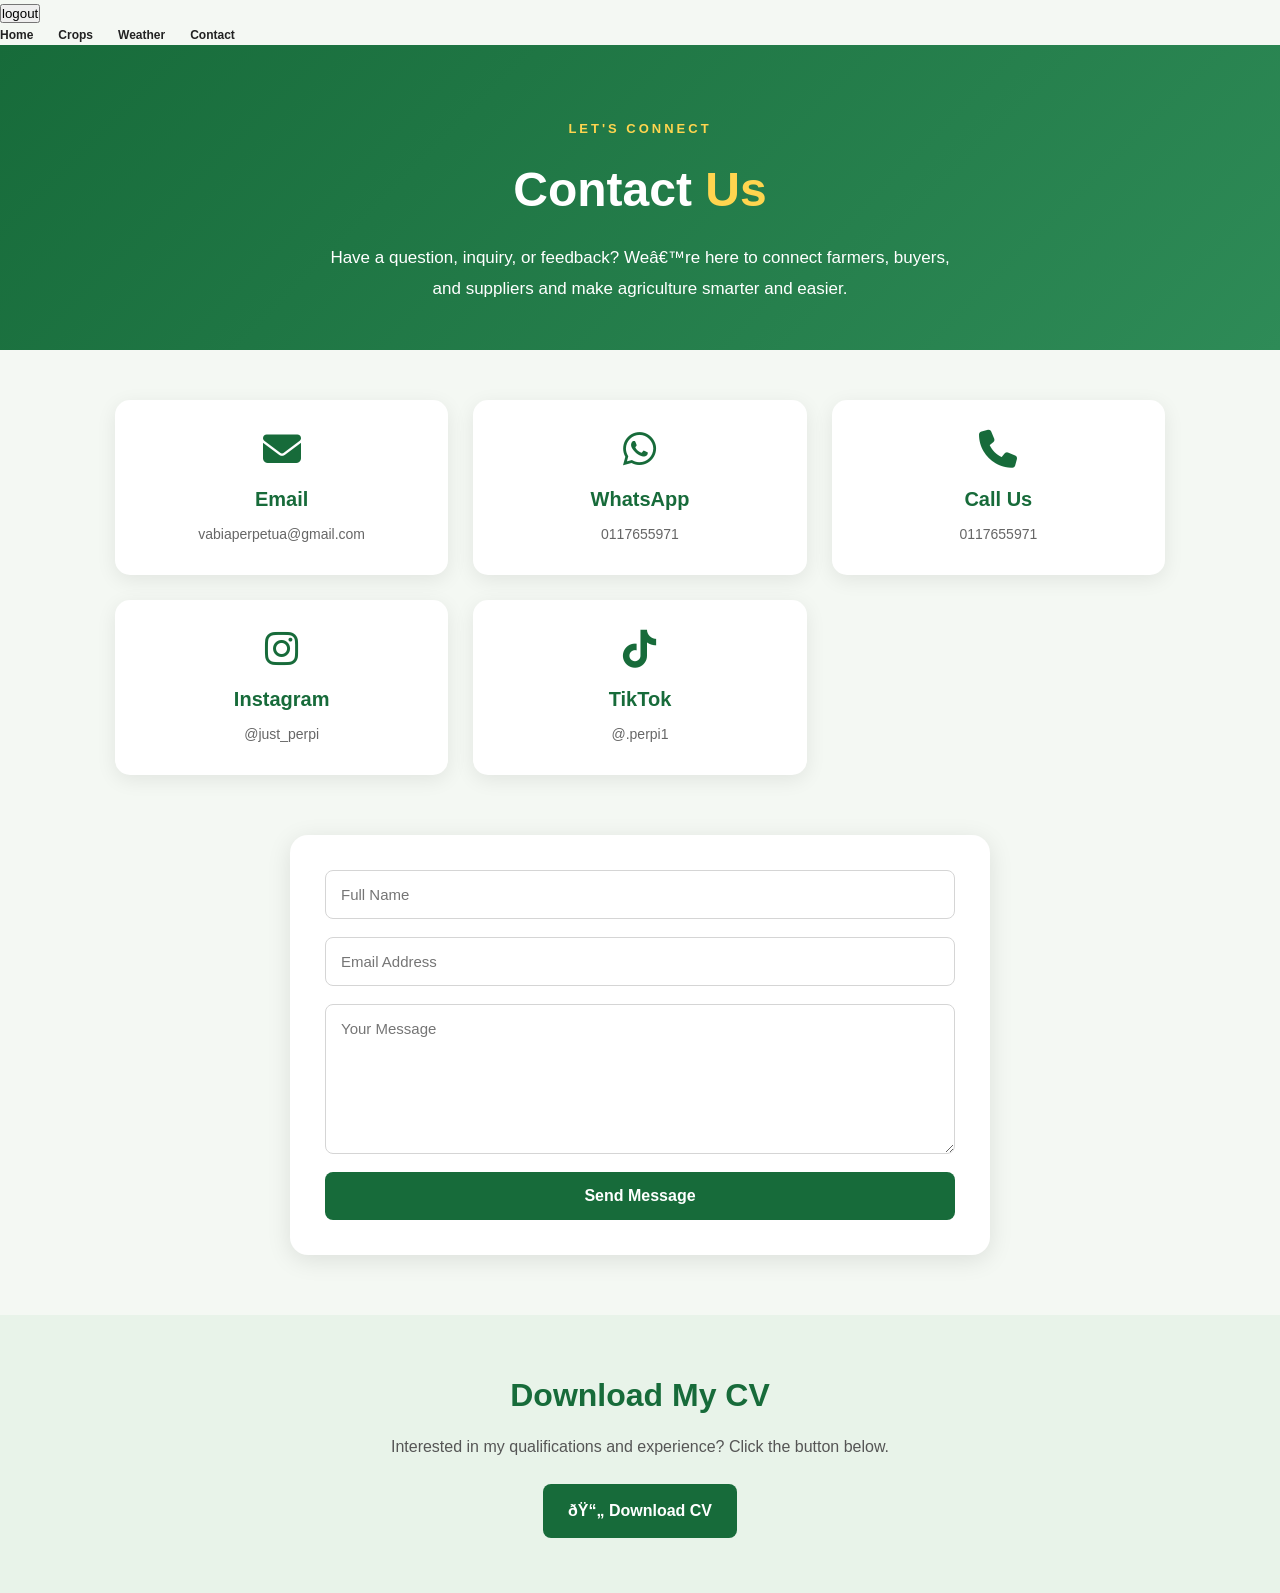
<file: contact.html>
<!DOCTYPE html>
<html lang="en"
<head>
    <meta charset="UTF -8">
    <meta name="viewport" content="width=device-width, initial-scale=1.0">
    <title>Agrtech | About</title>
    <link rel="stylesheet" href="style.css">
    <script src="script.js"></script>
    <link rel="stylesheet"
    href="https://cdnjs.cloudflare.com/ajax/libs/font-awesome/6.5.2/css/all.min.css">
    
      
</head>
<body>
    <header>
        <nav>        <button onclick="logout()">logout</button>


        </nav>
        <nav class="navigation" id="navigation">
            <a href="index.html">Home</a>
            <a href="crop.html">Crops</a>
            <a href="weather.html">Weather</a>
            <a href="contact.html">Contact</a>

        

            
        </nav>
    <section class="contact-intro">
    <span class="contact-tag">LET'S CONNECT</span>

    <h1>Contact <span>Us</span></h1>

    <p>
        Have a question, inquiry, or feedback?
        We’re here to connect farmers, buyers, and suppliers
        and make agriculture smarter and easier.
    </p>
</section>
    

</body>
<div class="contact-container">
    <div class="contact-box">
        
       <!-- Email -->
        <a href="vabiaperpetua@gmail.com"target="_blank" class="contact-card">
            <i class="fas fa-envelope"></i>
            <h3>Email</h3>
            <p>vabiaperpetua@gmail.com</p>
       
        </a>
    </div>
<div class="contact-box">

        <!-- WhatsApp -->
        <a href="https://wa.me/0117655971" target="_blank" class="contact-card">
            <i class="fab fa-whatsapp"></i>
            <h3>WhatsApp</h3>
            <p>0117655971</p>
        </a>
    </div>
    <div class="contact-box">

        <!-- Phone -->
        <a href="tel:0117655971" class="contact-card">
            <i class="fas fa-phone"></i>
            <h3>Call Us</h3>
            <p>0117655971</p>
        </a>
    </div>
        <div class="contact-box">

        <!-- Instagram -->
        <a href="https://www.instagram.com/just_perpi/" target="_blank" class="contact-card">
            <i class="fab fa-instagram"></i>
            <h3>Instagram</h3>
            <p>@just_perpi</p>
        </a>
    </div>
        <div class="contact-box">
        <a href="https://www.tiktok.com/@.perpi1" target="_blank" class="contact-card">
    <i class="fab fa-tiktok"></i>
    <h3>TikTok</h3>
    <p>@.perpi1</p>
</a>
</div>

 
    
</div>
<form id="contactForm">
    <input type="text" id="name" placeholder="Full Name">
    <input type="email" id="email" placeholder="Email Address">
    <textarea id="message" placeholder="Your Message"></textarea>

    <button type="submit">Send Message</button>
</form>
<section class="cv">
    <h2>Download My CV</h2>

    <p>
        Interested in my qualifications and experience?
        Click the button below.
    </p>

    <a href="LA NOTES_044552 algebra.pdf" download class="download-btn">
        📄 Download CV
    </a>
</section>
</file>
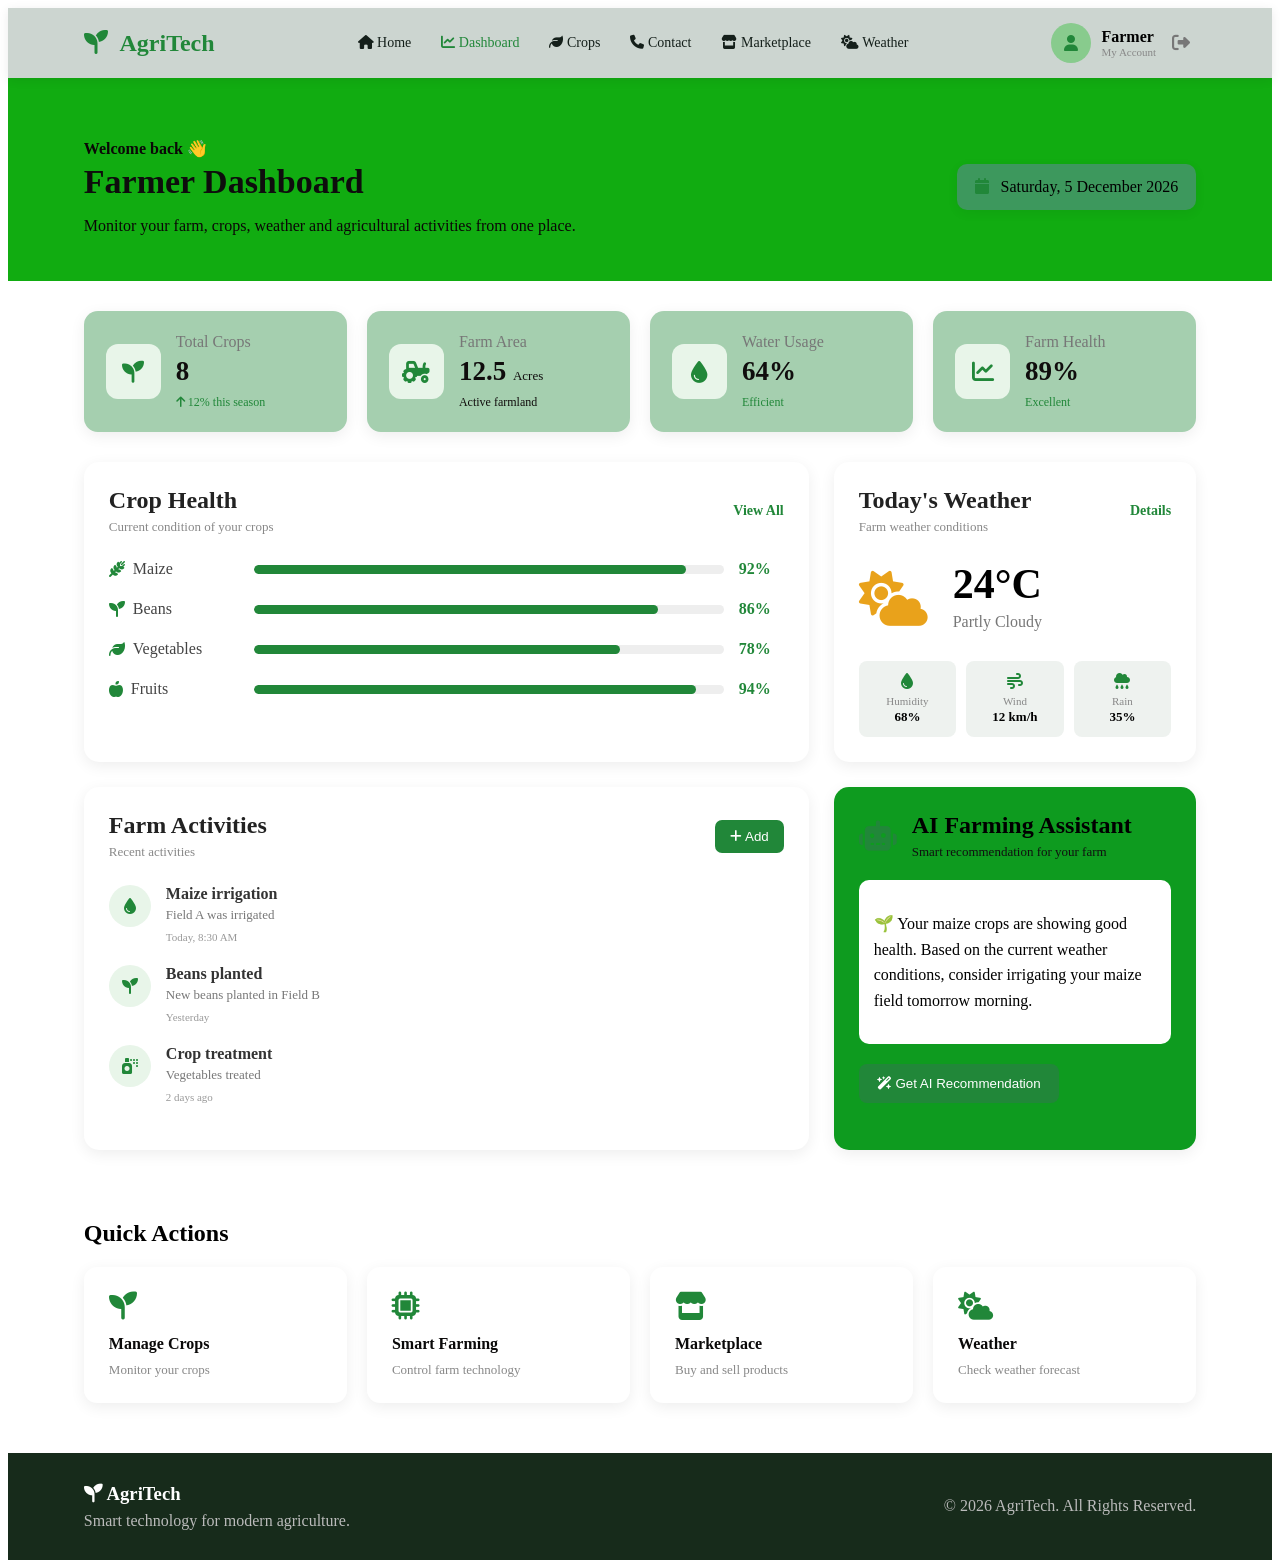
<file: dashboard.html>
<!DOCTYPE html>
<html lang="en">
<head>
    <meta charset="UTF-8">
    <meta name="viewport" content="width=device-width, initial-scale=1.0">

    <title>AgriTech | Dashboard</title>

    <link rel="stylesheet" href="dashboard.css">

    <link rel="stylesheet"
          href="https://cdnjs.cloudflare.com/ajax/libs/font-awesome/6.5.2/css/all.min.css">
</head>

<body>

<!-- ================= NAVBAR ================= -->

<header class="dashboard-navbar">

    <div class="dashboard-logo">
        <i class="fas fa-seedling"></i>
        AgriTech
    </div>

    <nav>
        <a href="index.html">
            <i class="fas fa-home"></i> Home
        </a>

        <a href="dashboard.html" class="active">
            <i class="fas fa-chart-line"></i> Dashboard
        </a>

        <a href="crop.html">
            <i class="fas fa-leaf"></i> Crops
        </a>
        <a href="contact.html">
            <i class="fas fa-phone"></i> Contact
        </a>
        <a href="marketplace.html">
            <i class="fas fa-store"></i> Marketplace
        </a>

    

        <a href="weather.html">
            <i class="fas fa-cloud-sun"></i> Weather
        </a>
    </nav>

    <div class="dashboard-user">

        <div class="user-icon">
            <i class="fas fa-user"></i>
        </div>

        <div>
            <strong>Farmer</strong>
            <small>My Account</small>
        </div>

        <button onclick="logout()" class="logout-btn">
            <i class="fas fa-sign-out-alt"></i>
        </button>

    </div>

</header>


<!-- ================= DASHBOARD HEADER ================= -->

<section class="dashboard-header">

    <div>

        <p class="welcome-text">
            Welcome back 👋
        </p>

        <h1>
            Farmer Dashboard
        </h1>

        <p>
            Monitor your farm, crops, weather and agricultural activities
            from one place.
        </p>

    </div>

    <div class="dashboard-date">

        <i class="fas fa-calendar"></i>

        <span id="currentDate">
            Loading date...
        </span>

    </div>

</section>


<!-- ================= STATISTICS ================= -->

<section class="dashboard-stats">

    <div class="dashboard-card">

        <div class="dashboard-card-icon">
            <i class="fas fa-seedling"></i>
        </div>

        <div>
            <p>Total Crops</p>
            <h2>8</h2>
            <span class="positive">
                <i class="fas fa-arrow-up"></i>
                12% this season
            </span>
        </div>

    </div>


    <div class="dashboard-card">

        <div class="dashboard-card-icon">
            <i class="fas fa-tractor"></i>
        </div>

        <div>
            <p>Farm Area</p>
            <h2>12.5 <small>Acres</small></h2>
            <span>Active farmland</span>
        </div>

    </div>


    <div class="dashboard-card">

        <div class="dashboard-card-icon">
            <i class="fas fa-droplet"></i>
        </div>

        <div>
            <p>Water Usage</p>
            <h2>64%</h2>
            <span class="positive">
                Efficient
            </span>
        </div>

    </div>


    <div class="dashboard-card">

        <div class="dashboard-card-icon">
            <i class="fas fa-chart-line"></i>
        </div>

        <div>
            <p>Farm Health</p>
            <h2>89%</h2>
            <span class="positive">
                Excellent
            </span>
        </div>

    </div>

</section>


<!-- ================= MAIN DASHBOARD ================= -->

<section class="dashboard-main">


    <!-- CROP HEALTH -->

    <div class="dashboard-panel crop-health-panel">

        <div class="panel-header">

            <div>
                <h2>Crop Health</h2>
                <p>Current condition of your crops</p>
            </div>

            <a href="crops.html">
                View All
            </a>

        </div>


        <div class="crop-health">

            <div class="crop-row">

                <div class="crop-name">
                    <i class="fas fa-wheat-awn"></i>
                    <span>Maize</span>
                </div>

                <div class="progress-container">
                    <div class="progress-bar"
                         style="width: 92%;">
                    </div>
                </div>

                <strong>92%</strong>

            </div>


            <div class="crop-row">

                <div class="crop-name">
                    <i class="fas fa-seedling"></i>
                    <span>Beans</span>
                </div>

                <div class="progress-container">
                    <div class="progress-bar"
                         style="width: 86%;">
                    </div>
                </div>

                <strong>86%</strong>

            </div>


            <div class="crop-row">

                <div class="crop-name">
                    <i class="fas fa-leaf"></i>
                    <span>Vegetables</span>
                </div>

                <div class="progress-container">
                    <div class="progress-bar"
                         style="width: 78%;">
                    </div>
                </div>

                <strong>78%</strong>

            </div>


            <div class="crop-row">

                <div class="crop-name">
                    <i class="fas fa-apple-whole"></i>
                    <span>Fruits</span>
                </div>

                <div class="progress-container">
                    <div class="progress-bar"
                         style="width: 94%;">
                    </div>
                </div>

                <strong>94%</strong>

            </div>

        </div>

    </div>


    <!-- WEATHER -->

    <div class="dashboard-panel weather-panel">

        <div class="panel-header">

            <div>
                <h2>Today's Weather</h2>
                <p>Farm weather conditions</p>
            </div>

            <a href="weather.html">
                Details
            </a>

        </div>


        <div class="weather-dashboard">

            <i class="fas fa-cloud-sun weather-big-icon"></i>

            <div>

                <h1>24°C</h1>

                <p>
                    Partly Cloudy
                </p>

            </div>

        </div>


        <div class="weather-details">

            <div>
                <i class="fas fa-droplet"></i>
                <span>Humidity</span>
                <strong>68%</strong>
            </div>

            <div>
                <i class="fas fa-wind"></i>
                <span>Wind</span>
                <strong>12 km/h</strong>
            </div>

            <div>
                <i class="fas fa-cloud-rain"></i>
                <span>Rain</span>
                <strong>35%</strong>
            </div>

        </div>

    </div>


    <!-- FARM ACTIVITIES -->

    <div class="dashboard-panel activities-panel">

        <div class="panel-header">

            <div>
                <h2>Farm Activities</h2>
                <p>Recent activities</p>
            </div>

            <button onclick="addActivity()">
                <i class="fas fa-plus"></i>
                Add
            </button>

        </div>


        <div class="activity-list">

            <div class="activity">

                <div class="activity-icon">
                    <i class="fas fa-droplet"></i>
                </div>

                <div>
                    <strong>Maize irrigation</strong>
                    <p>Field A was irrigated</p>
                    <small>Today, 8:30 AM</small>
                </div>

            </div>


            <div class="activity">

                <div class="activity-icon">
                    <i class="fas fa-seedling"></i>
                </div>

                <div>
                    <strong>Beans planted</strong>
                    <p>New beans planted in Field B</p>
                    <small>Yesterday</small>
                </div>

            </div>


            <div class="activity">

                <div class="activity-icon">
                    <i class="fas fa-spray-can"></i>
                </div>

                <div>
                    <strong>Crop treatment</strong>
                    <p>Vegetables treated</p>
                    <small>2 days ago</small>
                </div>

            </div>

        </div>

    </div>


    <!-- AI RECOMMENDATION -->

    <div class="dashboard-panel ai-panel">

        <div class="ai-title">

            <i class="fas fa-robot"></i>

            <div>

                <h2>AI Farming Assistant</h2>

                <p>
                    Smart recommendation for your farm
                </p>

            </div>

        </div>


        <div class="ai-message">

            <p>
                🌱 Your maize crops are showing good health.
                Based on the current weather conditions,
                consider irrigating your maize field tomorrow morning.
            </p>

        </div>


        <button onclick="showRecommendation()">
            <i class="fas fa-wand-magic-sparkles"></i>
            Get AI Recommendation
        </button>

    </div>

</section>


<!-- ================= QUICK ACTIONS ================= -->

<section class="quick-actions">

    <h2>Quick Actions</h2>

    <div class="quick-action-grid">

        <a href="crops.html">

            <i class="fas fa-seedling"></i>

            <strong>Manage Crops</strong>

            <span>
                Monitor your crops
            </span>

        </a>


        <a href="smart-farming.html">

            <i class="fas fa-microchip"></i>

            <strong>Smart Farming</strong>

            <span>
                Control farm technology
            </span>

        </a>


        <a href="marketplace.html">

            <i class="fas fa-store"></i>

            <strong>Marketplace</strong>

            <span>
                Buy and sell products
            </span>

        </a>


        <a href="weather.html">

            <i class="fas fa-cloud-sun"></i>

            <strong>Weather</strong>

            <span>
                Check weather forecast
            </span>

        </a>

    </div>

</section>


<!-- ================= FOOTER ================= -->

<footer class="dashboard-footer">

    <div>

        <h3>
            <i class="fas fa-seedling"></i>
            AgriTech
        </h3>

        <p>
            Smart technology for modern agriculture.
        </p>

    </div>


    <div>

        <p>
            © 2026 AgriTech. All Rights Reserved.
        </p>

    </div>

</footer>


<script>

    // Current date

    const date = new Date();

    document.getElementById("currentDate").textContent =
        date.toLocaleDateString("en-KE", {
            weekday: "long",
            year: "numeric",
            month: "long",
            day: "numeric"
        });


    // Logout

    function logout() {

        const confirmLogout =
            confirm("Are you sure you want to logout?");

        if (confirmLogout) {

            window.location.href = "login.html";

        }

    }


    // Add activity

    function addActivity() {

        const activity =
            prompt("Enter a new farm activity:");

        if (activity) {

            alert(
                "Activity added successfully:\n\n" +
                activity
            );

        }

    }


    // AI recommendation

    function showRecommendation() {

        alert(
            "AI Recommendation:\n\n" +
            "Your crops are currently healthy. " +
            "Monitor soil moisture and consider irrigation " +
            "if the soil becomes dry."
        );

    }

</script>

</body>
</html>
</file>
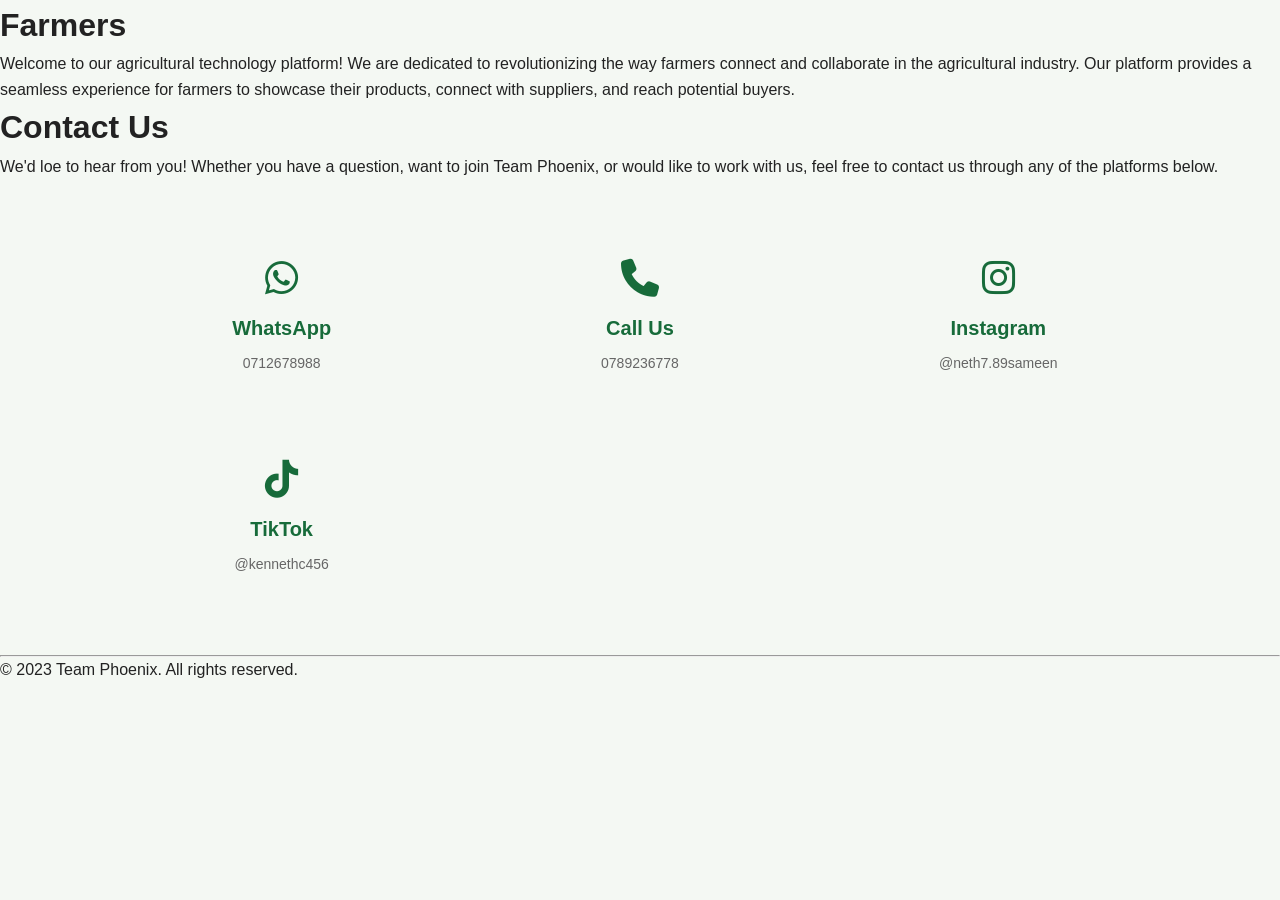
<file: farmers.html>
<!DOCTYPE html>
<html lang="en"
<head>
    <meta charset="UTF -8">
    <meta name="viewport" content="width=device-width, initial-scale=1.0">
    <title>Agrtech | About</title>
    <link rel="stylesheet" href="style.css">
    <script src="script.js"></script>
    <link rel="stylesheet"
      href="https://cdnjs.cloudflare.com/ajax/libs/font-awesome/6.5.2/css/all.min.css">
</head>
<body>
    <header>

        
    
    <h1>Farmers</h1>
    <p>Welcome to our agricultural technology platform! We are dedicated to revolutionizing the way farmers connect and collaborate in the agricultural industry. Our platform provides a seamless experience for farmers to showcase their products, connect with suppliers, and reach potential buyers.</p>
</body>

<h1>Contact Us</h1>

    <p class="ntact-text">
        We'd loe to hear from you! Whether you have a question, want to join Team Phoenix,
        or would like to work with us, feel free to contact us through any of the platforms below.
    </p>

    <div class="contact-container">

        <!-- Email -->
       
        </a>

        <!-- WhatsApp -->
        <a href="https://wa.me/254712678988" target="_blank" class="contact-card">
            <i class="fab fa-whatsapp"></i>
            <h3>WhatsApp</h3>
            <p>0712678988</p>
        </a>

        <!-- Phone -->
        <a href="tel:+254789236778" class="contact-card">
            <i class="fas fa-phone"></i>
            <h3>Call Us</h3>
            <p>0789236778</p>
        </a>

        <!-- Instagram -->
        <a href="https://www.instagram.com/neth7.89sameen/" target="_blank" class="contact-card">
            <i class="fab fa-instagram"></i>
            <h3>Instagram</h3>
            <p>@neth7.89sameen</p>
        </a>
        <a href="https://www.tiktok.com/@kennethc456" target="_blank" class="contact-card">
    <i class="fab fa-tiktok"></i>
    <h3>TikTok</h3>
    <p>@kennethc456</p>
</a>

    </div>

</section>






            <hr>
            <footer>
                <p>&copy; 2023 Team Phoenix. All rights reserved.</p>
            </footer>
            </body>
</html>
</file>
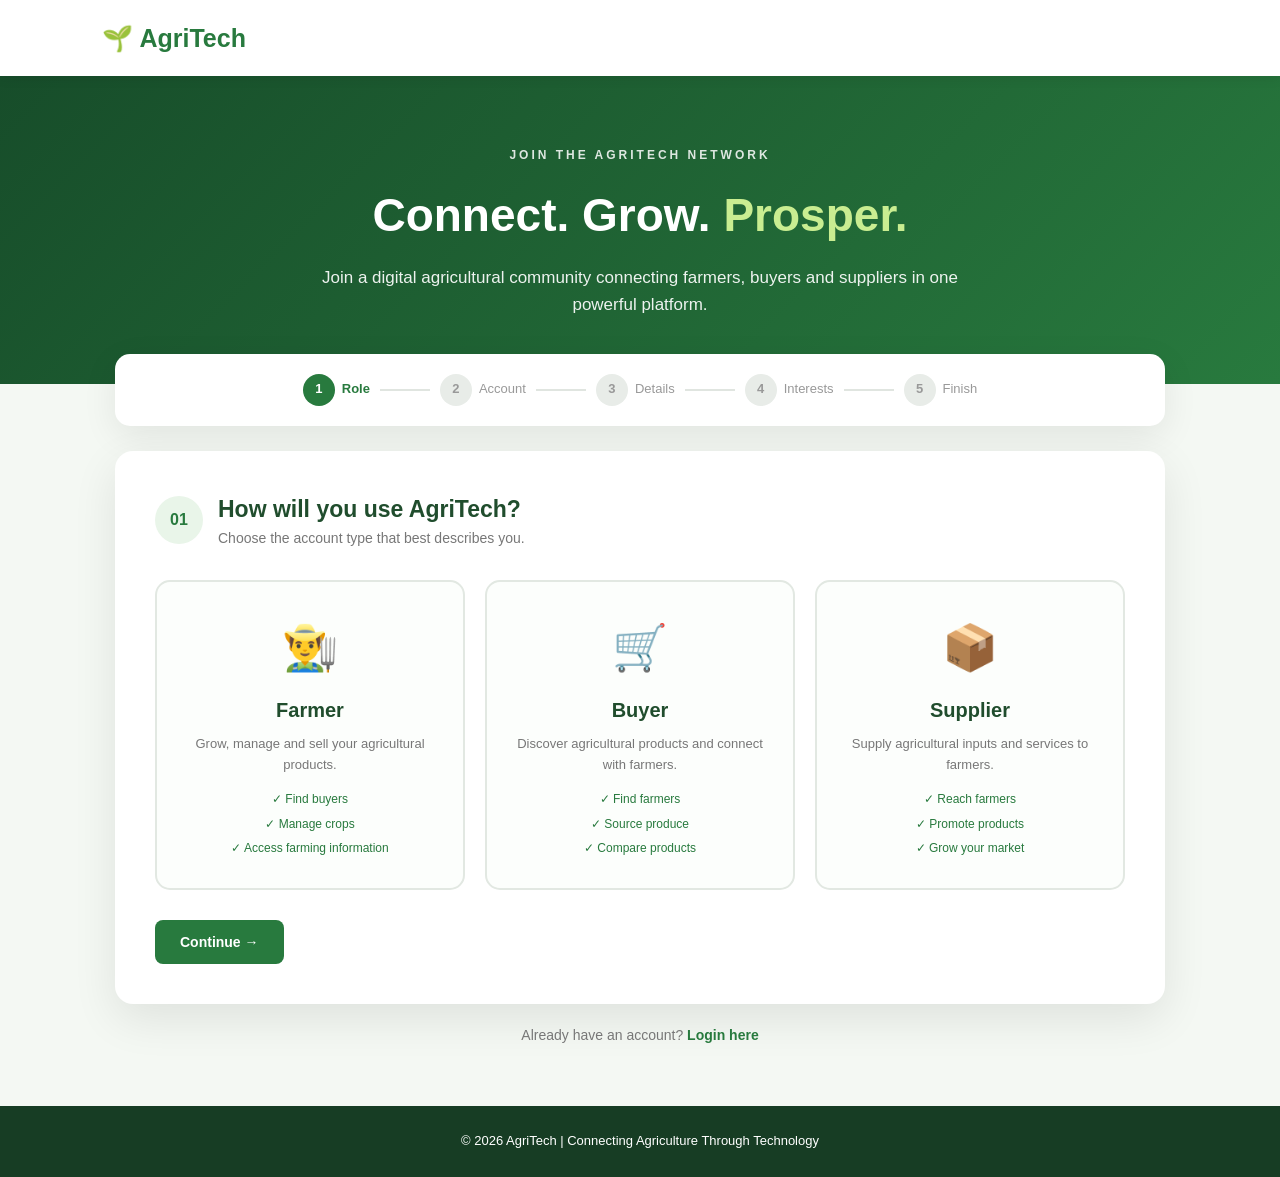
<file: registeration.html>
<!DOCTYPE html>
<html lang="en">

<head>
    <meta charset="UTF-8">
    <meta name="viewport" content="width=device-width, initial-scale=1.0">

    <title>Register | AgriTech</title>

    <link rel="stylesheet" href="registration.css">
</head>

<body>

    <!-- ================= HEADER ================= -->

    <header class="header">

        <div class="logo">
            🌱 <span>AgriTech</span>
        </div>

        

    </header>


    <!-- ================= HERO ================= -->

    <section class="hero">

        <div class="hero-content">

            <span class="hero-small">
                JOIN THE AGRITECH NETWORK
            </span>

            <h1>
                Connect. Grow. <span>Prosper.</span>
            </h1>

            <p>
                Join a digital agricultural community connecting
                farmers, buyers and suppliers in one powerful platform.
            </p>

        </div>

    </section>


    <!-- ================= REGISTRATION ================= -->

    <main class="registration-container">

        <!-- PROGRESS -->

        <div class="progress-container">

            <div class="progress-step active">
                <span>1</span>
                <p>Role</p>
            </div>

            <div class="progress-line"></div>

            <div class="progress-step">
                <span>2</span>
                <p>Account</p>
            </div>

            <div class="progress-line"></div>

            <div class="progress-step">
                <span>3</span>
                <p>Details</p>
            </div>

            <div class="progress-line"></div>

            <div class="progress-step">
                <span>4</span>
                <p>Interests</p>
            </div>

            <div class="progress-line"></div>

            <div class="progress-step">
                <span>5</span>
                <p>Finish</p>
            </div>

        </div>


        <!-- FORM -->

        <form id="registrationForm">


            <!-- ================= STEP 1 ================= -->

            <section class="form-step active-step" id="step1">

                <div class="step-heading">

                    <span class="step-number">01</span>

                    <div>
                        <h2>How will you use AgriTech?</h2>

                        <p>
                            Choose the account type that best describes you.
                        </p>
                    </div>

                </div>


                <div class="role-grid">

                    <!-- FARMER -->

                    <label class="role-card">

                        <input
                            type="radio"
                            name="role"
                            value="farmer"
                        >

                        <div class="role-icon">
                            👨‍🌾
                        </div>

                        <h3>Farmer</h3>

                        <p>
                            Grow, manage and sell your agricultural products.
                        </p>

                        <div class="role-features">
                            <span>✓ Find buyers</span>
                            <span>✓ Manage crops</span>
                            <span>✓ Access farming information</span>
                        </div>

                    </label>


                    <!-- BUYER -->

                    <label class="role-card">

                        <input
                            type="radio"
                            name="role"
                            value="buyer"
                        >

                        <div class="role-icon">
                            🛒
                        </div>

                        <h3>Buyer</h3>

                        <p>
                            Discover agricultural products and connect with farmers.
                        </p>

                        <div class="role-features">
                            <span>✓ Find farmers</span>
                            <span>✓ Source produce</span>
                            <span>✓ Compare products</span>
                        </div>

                    </label>


                    <!-- SUPPLIER -->

                    <label class="role-card">

                        <input
                            type="radio"
                            name="role"
                            value="supplier"
                        >

                        <div class="role-icon">
                            📦
                        </div>

                        <h3>Supplier</h3>

                        <p>
                            Supply agricultural inputs and services to farmers.
                        </p>

                        <div class="role-features">
                            <span>✓ Reach farmers</span>
                            <span>✓ Promote products</span>
                            <span>✓ Grow your market</span>
                        </div>

                    </label>

                </div>


                <button
                    type="button"
                    class="next-btn"
                    onclick="nextStep(1)"
                >
                    Continue
                    <span>→</span>
                </button>

            </section>


            <!-- ================= STEP 2 ================= -->

            <section class="form-step" id="step2">

                <div class="step-heading">

                    <span class="step-number">02</span>

                    <div>
                        <h2>Create Your Account</h2>

                        <p>
                            Enter your basic account information.
                        </p>
                    </div>

                </div>


                <div class="form-grid">

                    <div class="input-group">

                        <label for="fullName">
                            Full Name
                        </label>

                        <input
                            type="text"
                            id="fullName"
                            name="fullName"
                            placeholder="Enter your full name"
                            required
                        >

                    </div>


                    <div class="input-group">

                        <label for="phone">
                            Phone Number
                        </label>

                        <input
                            type="tel"
                            id="phone"
                            name="phone"
                            placeholder="e.g. 0712 345 678"
                            required
                        >

                    </div>


                    <div class="input-group">

                        <label for="email">
                            Email Address
                        </label>

                        <input
                            type="email"
                            id="email"
                            name="email"
                            placeholder="Enter your email"
                            required
                        >

                    </div>


                    <div class="input-group">

                        <label for="location">
                            Location
                        </label>

                        <input
                            type="text"
                            id="location"
                            name="location"
                            placeholder="Town / County"
                            required
                        >

                    </div>


                    <div class="input-group">

                        <label for="password">
                            Password
                        </label>

                        <input
                            type="password"
                            id="password"
                            name="password"
                            placeholder="Create a password"
                            required
                        >

                    </div>


                    <div class="input-group">

                        <label for="confirmPassword">
                            Confirm Password
                        </label>

                        <input
                            type="password"
                            id="confirmPassword"
                            name="confirmPassword"
                            placeholder="Confirm password"
                            required
                        >

                    </div>

                </div>


                <div class="button-row">

                    <button
                        type="button"
                        class="back-btn"
                        onclick="previousStep(2)"
                    >
                        ← Back
                    </button>

                    <button
                        type="button"
                        class="next-btn"
                        onclick="nextStep(2)"
                    >
                        Continue →
                    </button>

                </div>

            </section>


            <!-- ================= STEP 3 ================= -->

            <section class="form-step" id="step3">

                <div class="step-heading">

                    <span class="step-number">03</span>

                    <div>
                        <h2 id="detailsTitle">
                            Your Details
                        </h2>

                        <p id="detailsDescription">
                            Tell us more about yourself.
                        </p>
                    </div>

                </div>


                <!-- FARMER DETAILS -->

                <div class="role-details" id="farmerDetails">

                    <h3>🌾 Farm Information</h3>

                    <div class="form-grid">

                        <div class="input-group">

                            <label>Farm Name</label>

                            <input
                                type="text"
                                name="farmName"
                                placeholder="e.g. Green Valley Farm"
                            >

                        </div>


                        <div class="input-group">

                            <label>County</label>

                            <select name="farmCounty">

                                <option value="">
                                    Select County
                                </option>

                                <option>Nairobi</option>
                                <option>Kiambu</option>
                                <option>Kirinyaga</option>
                                <option>Nyeri</option>
                                <option>Murang'a</option>
                                <option>Embu</option>
                                <option>Meru</option>
                                <option>Nakuru</option>
                                <option>Machakos</option>
                                <option>Uasin Gishu</option>
                                <option>Kisumu</option>
                                <option>Kakamega</option>
                                <option>Kisii</option>
                                <option>Other</option>

                            </select>

                        </div>


                        <div class="input-group">

                            <label>Farm Size</label>

                            <input
                                type="number"
                                name="farmSize"
                                placeholder="e.g. 5 acres"
                            >

                        </div>


                        <div class="input-group">

                            <label>Farming Type</label>

                            <select name="farmingType">

                                <option value="">
                                    Select type
                                </option>

                                <option>Crop Farming</option>
                                <option>Livestock Farming</option>
                                <option>Mixed Farming</option>
                                <option>Horticulture</option>

                            </select>

                        </div>

                    </div>

                </div>


                <!-- BUYER DETAILS -->

                <div class="role-details" id="buyerDetails">

                    <h3>🛒 Buyer Information</h3>

                    <div class="form-grid">

                        <div class="input-group">

                            <label>Business / Organization Name</label>

                            <input
                                type="text"
                                name="businessName"
                                placeholder="Enter business name"
                            >

                        </div>


                        <div class="input-group">

                            <label>Buyer Type</label>

                            <select name="buyerType">

                                <option value="">
                                    Select buyer type
                                </option>

                                <option>Individual</option>
                                <option>Retailer</option>
                                <option>Restaurant</option>
                                <option>Hotel</option>
                                <option>Wholesaler</option>
                                <option>Processor</option>
                                <option>Institution</option>

                            </select>

                        </div>


                        <div class="input-group full-width">

                            <label>Products You Are Interested In</label>

                            <input
                                type="text"
                                name="productsInterested"
                                placeholder="e.g. Maize, Beans, Tomatoes"
                            >

                        </div>

                    </div>

                </div>


                <!-- SUPPLIER DETAILS -->

                <div class="role-details" id="supplierDetails">

                    <h3>📦 Supplier Information</h3>

                    <div class="form-grid">

                        <div class="input-group">

                            <label>Business Name</label>

                            <input
                                type="text"
                                name="supplierBusiness"
                                placeholder="Enter business name"
                            >

                        </div>


                        <div class="input-group">

                            <label>Supplier Category</label>

                            <select name="supplierCategory">

                                <option value="">
                                    Select category
                                </option>

                                <option>Seeds</option>
                                <option>Fertilizers</option>
                                <option>Farm Equipment</option>
                                <option>Pesticides</option>
                                <option>Animal Feeds</option>
                                <option>Irrigation Equipment</option>
                                <option>Agricultural Services</option>
                                <option>Other</option>

                            </select>

                        </div>


                        <div class="input-group full-width">

                            <label>Products / Services Supplied</label>

                            <input
                                type="text"
                                name="supplierProducts"
                                placeholder="e.g. Seeds, fertilizers, irrigation equipment"
                            >

                        </div>

                    </div>

                </div>


                <div class="button-row">

                    <button
                        type="button"
                        class="back-btn"
                        onclick="previousStep(3)"
                    >
                        ← Back
                    </button>

                    <button
                        type="button"
                        class="next-btn"
                        onclick="nextStep(3)"
                    >
                        Continue →
                    </button>

                </div>

            </section>


            <!-- ================= STEP 4 ================= -->

            <section class="form-step" id="step4">

                <div class="step-heading">

                    <span class="step-number">04</span>

                    <div>

                        <h2>What Are You Looking For?</h2>

                        <p>
                            Choose the services that interest you.
                        </p>

                    </div>

                </div>


                <!-- FARMER INTERESTS -->

                <div class="interest-section" id="farmerInterests">

                    <h3>👨‍🌾 Farmer Interests</h3>

                    <div class="interest-grid">

                        <label>
                            <input type="checkbox">
                            📈 Market Prices
                        </label>

                        <label>
                            <input type="checkbox">
                            🛒 Find Buyers
                        </label>

                        <label>
                            <input type="checkbox">
                            🌱 Crop Information
                        </label>

                        <label>
                            <input type="checkbox">
                            📦 Find Farm Inputs
                        </label>

                        <label>
                            <input type="checkbox">
                            🌦️ Weather Updates
                        </label>

                        <label>
                            <input type="checkbox">
                            🧑‍🌾 Farming Techniques
                        </label>

                    </div>

                </div>


                <!-- BUYER INTERESTS -->

                <div class="interest-section" id="buyerInterests">

                    <h3>🛒 Buyer Interests</h3>

                    <div class="interest-grid">

                        <label>
                            <input type="checkbox">
                            👨‍🌾 Find Farmers
                        </label>

                        <label>
                            <input type="checkbox">
                            🌽 Find Fresh Produce
                        </label>

                        <label>
                            <input type="checkbox">
                            💰 Compare Prices
                        </label>

                        <label>
                            <input type="checkbox">
                            📦 Find Suppliers
                        </label>

                        <label>
                            <input type="checkbox">
                            🚚 Bulk Purchases
                        </label>

                    </div>

                </div>


                <!-- SUPPLIER INTERESTS -->

                <div class="interest-section" id="supplierInterests">

                    <h3>📦 Supplier Interests</h3>

                    <div class="interest-grid">

                        <label>
                            <input type="checkbox">
                            👨‍🌾 Find Farmers
                        </label>

                        <label>
                            <input type="checkbox">
                            📢 Promote Products
                        </label>

                        <label>
                            <input type="checkbox">
                            🤝 Find Customers
                        </label>

                        <label>
                            <input type="checkbox">
                            🌱 Sell Farm Inputs
                        </label>

                        <label>
                            <input type="checkbox">
                            📈 Expand My Market
                        </label>

                    </div>

                </div>


                <div class="button-row">

                    <button
                        type="button"
                        class="back-btn"
                        onclick="previousStep(4)"
                    >
                        ← Back
                    </button>

                    <button
                        type="button"
                        class="next-btn"
                        onclick="nextStep(4)"
                    >
                        Review Account →
                    </button>

                </div>

            </section>


            <!-- ================= STEP 5 ================= -->

            <section class="form-step" id="step5">

                <div class="step-heading">

                    <span class="step-number">05</span>

                    <div>

                        <h2>Complete Your Registration</h2>

                        <p>
                            Review your information before creating your account.
                        </p>

                    </div>

                </div>


                <!-- SUMMARY -->

                <div class="summary">

                    <div class="summary-item">

                        <span>Account Type</span>

                        <strong id="summaryRole">
                            —
                        </strong>

                    </div>


                    <div class="summary-item">

                        <span>Full Name</span>

                        <strong id="summaryName">
                            —
                        </strong>

                    </div>


                    <div class="summary-item">

                        <span>Phone</span>

                        <strong id="summaryPhone">
                            —
                        </strong>

                    </div>


                    <div class="summary-item">

                        <span>Email</span>

                        <strong id="summaryEmail">
                            —
                        </strong>

                    </div>


                    <div class="summary-item">

                        <span>Location</span>

                        <strong id="summaryLocation">
                            —
                        </strong>

                    </div>

                </div>


                <!-- TERMS -->

                <div class="terms">

                    <label>

                        <input
                            type="checkbox"
                            id="terms"
                            required
                        >

                        <span>
                            I agree to the
                            <a href="#">Terms of Service</a>
                            and
                            <a href="#">Privacy Policy</a>.
                        </span>

                    </label>

                </div>


                <div class="button-row">

                    <button
                        type="button"
                        class="back-btn"
                        onclick="previousStep(5)"
                    >
                        ← Back
                    </button>

                    <button
                        type="submit"
                        class="register-btn"
                    >
                        Create My Account
                        <span>✓</span>
                    </button>

                </div>

            </section>

        </form>


        <!-- LOGIN -->

        <p class="login-text">

            Already have an account?

            <a href="login.html">
                Login here
            </a>

        </p>

    </main>


    <!-- ================= FOOTER ================= -->

    <footer>

        <p>
            © 2026 AgriTech | Connecting Agriculture Through Technology
        </p>

    </footer>


    <script src="registration.js"></script>

</body>
</html>
</file>
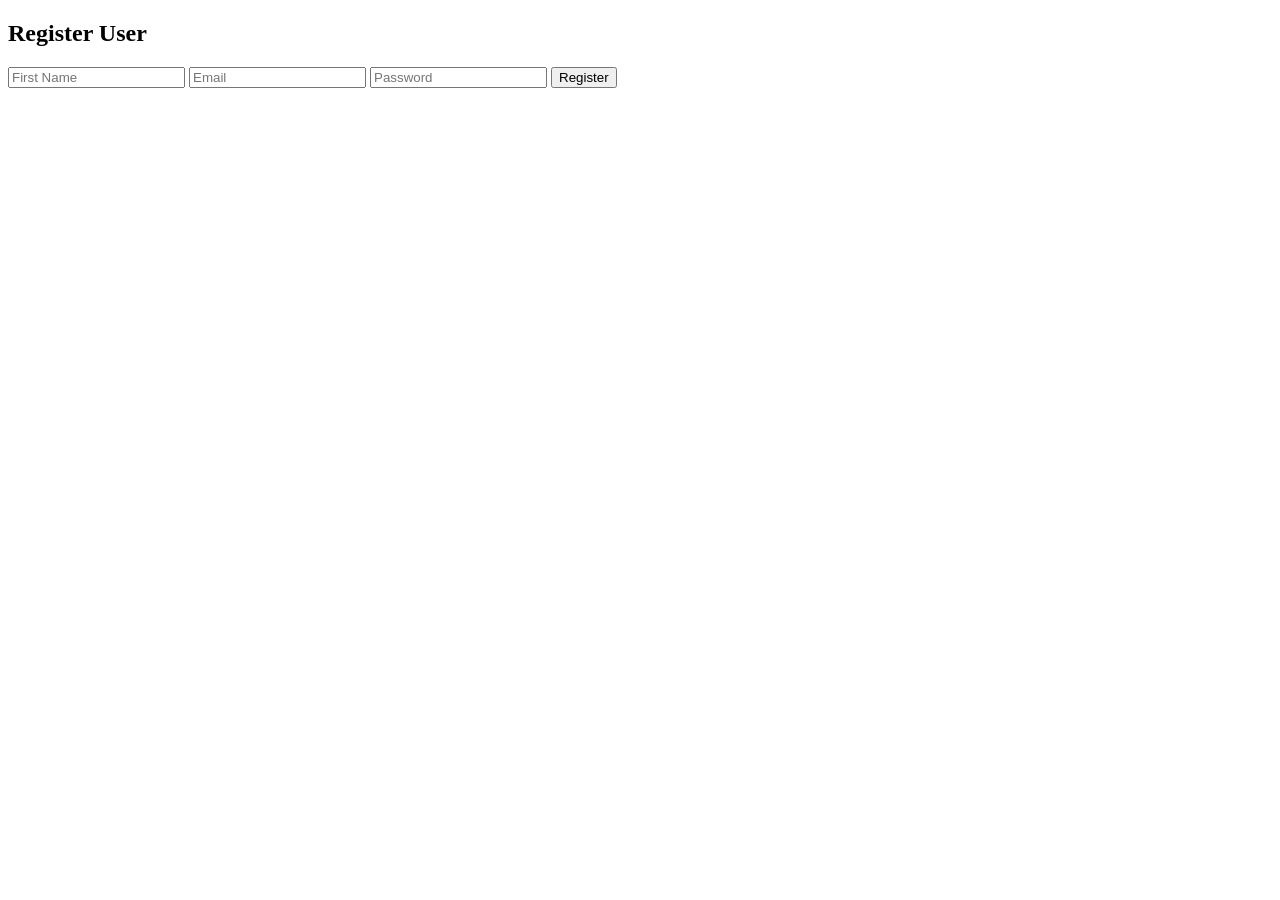
<file: test.html>
<!DOCTYPE html>
<html>
<head>
    <title>AgriTech Test</title>
</head>

<body>

<h2>Register User</h2>

<input id="name" placeholder="First Name">
<input id="email" placeholder="Email">
<input id="password" placeholder="Password" type="password">

<button onclick="register()">Register</button>

<script>
function register() {

    fetch("http://localhost:8080/api/users/register", {
        method: "POST",
        headers: {
            "Content-Type": "application/json"
        },
        body: JSON.stringify({
            firstName: document.getElementById("name").value,
            lastName: "Test",
            email: document.getElementById("email").value,
            phone: "0700000000",
            accountType: "Farmer",
            password: document.getElementById("password").value
        })
    })
    .then(response => response.json())
    .then(data => {
        alert("Registration successful!");
        console.log(data);
    })
    .catch(error => {
        alert("Error connecting to Java");
        console.log(error);
    });
}
</script>

</body>
</html>
</file>
<file: style.css>
* {
    margin: 0;
    padding: 0;
    box-sizing: border-box;
}

html {
    scroll-behavior: smooth;
}

body {
    font-family: Arial, Helvetica, sans-serif;
    background: #f7faf7;
    color: #17231a;
    line-height: 1.6;
    overflow-x: hidden;
}

img {
    width: 100%;
    display: block;
    object-fit: cover;
}

a {
    text-decoration: none;
    color: inherit;
}

button,
input,
textarea {
    font-family: inherit;
}

button {
    cursor: pointer;
}

ul {
    list-style: none;
}

:root {
    --primary: #16863b;
    --primary-dark: #0c642a;
    --primary-light: #e7f6eb;
    --secondary: #f4a62a;
    --dark: #142018;
    --text: #59635b;
    --white: #ffffff;
    --light: #f7faf7;
    --border: #e3ebe4;
    --shadow: 0 15px 40px rgba(18, 55, 28, 0.08);
    --radius: 18px;
}

.section {
    padding: 100px 7%;
}

.section-container {
    max-width: 1250px;
    margin: auto;
}


/* =====================================================
   HEADER
===================================================== */

.header {
    position: sticky;
    top: 0;
    width: 100%;
    background: rgba(255, 255, 255, 0.96);
    backdrop-filter: blur(12px);
    border-bottom: 1px solid var(--border);
    z-index: 1000;
}

.navbar {
    max-width: 1400px;
    margin: auto;
    min-height: 78px;
    padding: 0 5%;
    display: flex;
    align-items: center;
    justify-content: space-between;
    gap: 25px;
}

.logo {
    display: flex;
    align-items: center;
    gap: 9px;
    font-size: 25px;
    font-weight: 800;
    color: var(--dark);
}

.logo i {
    color: var(--primary);
    font-size: 29px;
}

.logo span span {
    color: var(--primary);
}

.nav-links {
    display: flex;
    align-items: center;
    gap: 27px;
}

.nav-links a {
    font-size: 14px;
    font-weight: 600;
    color: #3d473f;
    transition: 0.3s;
    position: relative;
}

.nav-links a:hover,
.nav-links a.active {
    color: var(--primary);
}

.nav-links a.active::after {
    content: "";
    position: absolute;
    left: 0;
    bottom: -8px;
    width: 100%;
    height: 2px;
    background: var(--primary);
}

.nav-buttons {
    display: flex;
    align-items: center;
    gap: 12px;
}

.login-btn {
    font-weight: 600;
    font-size: 14px;
}

.login-btn i {
    color: var(--primary);
    margin-right: 5px;
}

.signup-btn {
    background: var(--primary);
    color: white;
    padding: 11px 20px;
    border-radius: 8px;
    font-weight: 700;
    transition: 0.3s;
}

.signup-btn:hover {
    background: var(--primary-dark);
    transform: translateY(-2px);
}

.menu-btn {
    display: none;
    border: none;
    background: transparent;
    font-size: 25px;
    color: var(--dark);
}


/* =====================================================
   HERO
===================================================== */

.hero {
    min-height: 720px;
    padding: 80px 7%;
    background:
        linear-gradient(135deg, #f4faf4 0%, #ffffff 55%, #edf8ef 100%);
}

.hero-content {
    max-width: 1250px;
    margin: auto;
    min-height: 560px;
    display: grid;
    grid-template-columns: 1fr 1fr;
    align-items: center;
    gap: 70px;
}

.hero-label,
.section-label {
    display: inline-block;
    color: var(--primary);
    background: var(--primary-light);
    padding: 8px 14px;
    border-radius: 50px;
    font-size: 12px;
    font-weight: 800;
    letter-spacing: 1px;
    margin-bottom: 20px;
}

.hero-label i {
    margin-right: 6px;
}

.hero h1 {
    font-size: clamp(43px, 5vw, 72px);
    line-height: 1.05;
    color: var(--dark);
    margin-bottom: 25px;
    letter-spacing: -2px;
}

.hero h1 span {
    color: var(--primary);
}

.hero-text > p {
    max-width: 650px;
    color: var(--text);
    font-size: 17px;
    margin-bottom: 30px;
}

.hero-buttons {
    display: flex;
    align-items: center;
    gap: 15px;
    flex-wrap: wrap;
}

.primary-btn,
.secondary-btn {
    display: inline-flex;
    align-items: center;
    justify-content: center;
    gap: 10px;
    padding: 14px 22px;
    border-radius: 9px;
    font-weight: 700;
    transition: 0.3s;
}

.primary-btn {
    background: var(--primary);
    color: white;
    box-shadow: 0 8px 20px rgba(22, 134, 59, 0.2);
}

.primary-btn:hover {
    background: var(--primary-dark);
    transform: translateY(-3px);
}

.secondary-btn {
    background: white;
    border: 1px solid var(--border);
    color: var(--dark);
}

.secondary-btn:hover {
    border-color: var(--primary);
    color: var(--primary);
}

.secondary-btn i {
    color: var(--primary);
}

.hero-trust {
    display: flex;
    gap: 30px;
    margin-top: 35px;
}

.trust-users,
.trust-rating {
    display: grid;
    grid-template-columns: 35px auto;
    align-items: center;
}

.trust-users i,
.trust-rating i {
    grid-row: span 2;
    color: var(--primary);
    font-size: 20px;
}

.trust-rating i {
    color: var(--secondary);
}

.hero-trust strong {
    font-size: 15px;
}

.hero-trust span {
    font-size: 12px;
    color: var(--text);
}


/* =====================================================
   HERO IMAGE
===================================================== */

.hero-image {
    position: relative;
    min-height: 500px;
}

.hero-image-box {
    height: 500px;
    border-radius: 30px;
    overflow: hidden;
    box-shadow: var(--shadow);
    transform: rotate(1deg);
}

.hero-image-box img {
    height: 100%;
}

.floating-card {
    position: absolute;
    background: white;
    border-radius: 14px;
    padding: 15px;
    box-shadow: var(--shadow);
    display: flex;
    align-items: center;
    gap: 12px;
}

.floating-card i {
    width: 42px;
    height: 42px;
    border-radius: 10px;
    display: grid;
    place-items: center;
    background: var(--primary-light);
    color: var(--primary);
}

.floating-card div {
    display: flex;
    flex-direction: column;
}

.floating-card strong {
    font-size: 18px;
}

.floating-card span {
    font-size: 11px;
    color: var(--text);
}

.weather-card {
    top: 45px;
    left: -30px;
}

.crop-card {
    right: -25px;
    bottom: 45px;
}


/* =====================================================
   STATISTICS
===================================================== */

.statistics {
    background: var(--primary);
    padding: 30px 7%;
}

.stat-container {
    max-width: 1200px;
    margin: auto;
    display: grid;
    grid-template-columns: repeat(4, 1fr);
}

.stat-box {
    text-align: center;
    padding: 15px;
    color: white;
    border-right: 1px solid rgba(255,255,255,0.2);
}

.stat-box:last-child {
    border-right: none;
}

.stat-box i {
    font-size: 25px;
    margin-bottom: 8px;
}

.stat-box h2 {
    font-size: 27px;
}

.stat-box p {
    font-size: 13px;
    opacity: 0.85;
}


/* =====================================================
   SECTION HEADINGS
===================================================== */

.section-heading {
    max-width: 750px;
    text-align: center;
    margin: 0 auto 55px;
}

.section-heading h2,
.about-content h2,
.ai-content h2,
.community-content h2,
.dashboard-intro h2 {
    font-size: clamp(34px, 4vw, 50px);
    line-height: 1.15;
    color: var(--dark);
    margin-bottom: 18px;
}

.section-heading h2 span,
.about-content h2 span,
.ai-content h2 span,
.community-content h2 span,
.dashboard-intro h2 span {
    color: var(--primary);
}

.section-heading p,
.dashboard-intro > p {
    color: var(--text);
}


/* =====================================================
   ABOUT
===================================================== */

.about {
    background: white;
}

.about .section-container {
    display: grid;
    grid-template-columns: 1fr 1fr;
    align-items: center;
    gap: 80px;
}

.about-image {
    position: relative;
}

.about-image img {
    height: 520px;
    border-radius: 25px;
}

.experience-card {
    position: absolute;
    right: -30px;
    bottom: 30px;
    background: white;
    padding: 20px;
    border-radius: 15px;
    box-shadow: var(--shadow);
    display: flex;
    align-items: center;
    gap: 15px;
    max-width: 220px;
}

.experience-card strong {
    font-size: 35px;
    color: var(--primary);
}

.experience-card span {
    font-size: 13px;
    font-weight: 600;
}

.about-content > p {
    color: var(--text);
    margin-bottom: 18px;
}

.about-features {
    display: grid;
    grid-template-columns: 1fr 1fr;
    gap: 14px;
    margin: 25px 0 30px;
}

.about-features div {
    display: flex;
    gap: 9px;
    align-items: center;
    font-size: 14px;
    font-weight: 600;
}

.about-features i {
    color: var(--primary);
}


/* =====================================================
   SOLUTIONS
===================================================== */

.solutions {
    background: var(--light);
}

.solutions-grid {
    max-width: 1250px;
    margin: auto;
    display: grid;
    grid-template-columns: repeat(3, 1fr);
    gap: 22px;
}

.solution-card {
    background: white;
    padding: 30px;
    border-radius: var(--radius);
    border: 1px solid var(--border);
    transition: 0.3s;
}

.solution-card:hover {
    transform: translateY(-8px);
    box-shadow: var(--shadow);
    border-color: transparent;
}

.solution-icon {
    width: 58px;
    height: 58px;
    display: grid;
    place-items: center;
    background: var(--primary-light);
    color: var(--primary);
    border-radius: 14px;
    font-size: 23px;
    margin-bottom: 20px;
}

.solution-card h3 {
    margin-bottom: 10px;
    font-size: 20px;
}

.solution-card p {
    color: var(--text);
    font-size: 14px;
    margin-bottom: 20px;
}

.solution-card a,
.news-content a {
    color: var(--primary);
    font-weight: 700;
    font-size: 14px;
}

.solution-card a i,
.news-content a i {
    margin-left: 5px;
    transition: 0.3s;
}

.solution-card a:hover i,
.news-content a:hover i {
    margin-left: 10px;
}


/* =====================================================
   HOW IT WORKS
===================================================== */

.how-it-works {
    background: white;
}

.steps {
    max-width: 1200px;
    margin: auto;
    display: grid;
    grid-template-columns: repeat(4, 1fr);
    gap: 25px;
}

.step {
    text-align: center;
    position: relative;
    padding: 20px;
}

.step-number {
    width: 55px;
    height: 55px;
    display: grid;
    place-items: center;
    margin: auto auto 20px;
    border-radius: 50%;
    background: var(--primary);
    color: white;
    font-weight: 800;
}

.step > i {
    font-size: 25px;
    color: var(--primary);
    margin-bottom: 12px;
}

.step h3 {
    font-size: 18px;
    margin-bottom: 8px;
}

.step p {
    color: var(--text);
    font-size: 13px;
}


/* =====================================================
   DASHBOARD
===================================================== */

.dashboard-section {
    background: #102116;
    color: white;
    display: grid;
    grid-template-columns: 0.75fr 1.25fr;
    align-items: center;
    gap: 70px;
}

.dashboard-intro h2 {
    color: white;
}

.dashboard-intro > p {
    color: #b8c5ba;
    margin-bottom: 30px;
}

.dashboard {
    background: #f7faf7;
    color: var(--dark);
    border-radius: 20px;
    padding: 25px;
    box-shadow: 0 25px 60px rgba(0,0,0,0.25);
}

.dashboard-header {
    display: flex;
    justify-content: space-between;
    align-items: center;
    margin-bottom: 25px;
}

.dashboard-header h3 {
    font-size: 21px;
}

.dashboard-header span {
    color: var(--text);
    font-size: 12px;
}

.dashboard-header button {
    border: none;
    background: #edf3ee;
    width: 35px;
    height: 35px;
    border-radius: 8px;
}

.dashboard-stats {
    display: grid;
    grid-template-columns: repeat(4, 1fr);
    gap: 12px;
}

.dashboard-card {
    background: white;
    padding: 15px;
    border-radius: 12px;
    border: 1px solid var(--border);
}

.dashboard-card i {
    color: var(--primary);
    margin-bottom: 8px;
}

.dashboard-card span,
.dashboard-card strong {
    display: block;
}

.dashboard-card span {
    font-size: 11px;
    color: var(--text);
}

.dashboard-card strong {
    margin-top: 5px;
    font-size: 19px;
}

.dashboard-bottom {
    display: grid;
    grid-template-columns: 1fr 0.8fr;
    gap: 15px;
    margin-top: 15px;
}

.crop-health,
.farm-status {
    background: white;
    padding: 20px;
    border-radius: 12px;
}

.card-title {
    display: flex;
    justify-content: space-between;
    margin-bottom: 15px;
}

.card-title h3,
.farm-status h3 {
    font-size: 16px;
}

.card-title strong {
    color: var(--primary);
}

.progress,
.crop-progress {
    height: 8px;
    background: #e7eee8;
    border-radius: 20px;
    overflow: hidden;
}

.progress span,
.crop-progress span {
    display: block;
    width: 90%;
    height: 100%;
    background: var(--primary);
    border-radius: inherit;
}

.crop-health p {
    color: var(--text);
    font-size: 11px;
    margin-top: 10px;
}

.farm-status p {
    font-size: 12px;
    margin-top: 8px;
}

.farm-status p i {
    color: var(--primary);
    font-size: 7px;
    margin-right: 6px;
}


/* =====================================================
   CROPS
===================================================== */

.crops {
    background: var(--light);
}

.crops-grid {
    max-width: 1250px;
    margin: auto;
    display: grid;
    grid-template-columns: repeat(4, 1fr);
    gap: 20px;
}

.crop-card {
    background: white;
    border-radius: 16px;
    overflow: hidden;
    box-shadow: 0 8px 25px rgba(0,0,0,0.05);
}

.crop-card img {
    height: 210px;
}

.crop-info {
    padding: 20px;
}

.crop-info > span {
    color: var(--primary);
    font-size: 11px;
    text-transform: uppercase;
    font-weight: 700;
}

.crop-info h3 {
    margin: 4px 0 15px;
}

.crop-progress span {
    display: block;
    height: 100%;
    background: var(--primary);
}

.crop-info p {
    margin-top: 8px;
    color: var(--text);
    font-size: 12px;
}


/* =====================================================
   AI SECTION
===================================================== */

.ai-section {
    display: grid;
    grid-template-columns: 1fr 1fr;
    align-items: center;
    gap: 70px;
    background: white;
}

.ai-content > p {
    color: var(--text);
    max-width: 600px;
}

.ai-features {
    display: grid;
    grid-template-columns: 1fr 1fr;
    gap: 13px;
    margin: 25px 0 30px;
}

.ai-features div {
    font-size: 13px;
    font-weight: 600;
}

.ai-features i {
    color: var(--primary);
    margin-right: 6px;
}

.ai-image img {
    height: 500px;
    border-radius: 25px;
}


/* =====================================================
   WEATHER
===================================================== */

.weather-section {
    background: var(--light);
}

.weather-dashboard {
    max-width: 1000px;
    margin: auto;
    background: white;
    border-radius: 25px;
    padding: 30px;
    display: grid;
    grid-template-columns: 0.8fr 1fr;
    gap: 25px;
    box-shadow: var(--shadow);
}

.weather-main {
    background: linear-gradient(145deg, #159447, #0d6c30);
    color: white;
    border-radius: 18px;
    padding: 30px;
    text-align: center;
}

.location {
    font-size: 13px;
    margin-bottom: 20px;
}

.weather-icon {
    font-size: 65px;
    margin: 10px 0;
}

.weather-main h2 {
    font-size: 50px;
}

.weather-details {
    display: grid;
    grid-template-columns: repeat(3, 1fr);
    gap: 12px;
}

.weather-details div {
    background: var(--light);
    padding: 20px;
    border-radius: 12px;
}

.weather-details i {
    color: var(--primary);
    display: block;
    margin-bottom: 8px;
}

.weather-details span,
.weather-details strong {
    display: block;
}

.weather-details span {
    color: var(--text);
    font-size: 11px;
}

.weather-details strong {
    margin-top: 4px;
}

.farming-recommendation {
    grid-column: 1 / -1;
    background: var(--primary-light);
    padding: 18px;
    border-radius: 12px;
    display: flex;
    gap: 15px;
    align-items: center;
}

.farming-recommendation > i {
    width: 45px;
    height: 45px;
    display: grid;
    place-items: center;
    background: white;
    border-radius: 10px;
    color: var(--primary);
}

.farming-recommendation h3 {
    font-size: 15px;
}

.farming-recommendation p {
    color: var(--text);
    font-size: 12px;
}


/* =====================================================
   MARKETPLACE
===================================================== */

.marketplace {
    background: white;
}

.products-grid {
    max-width: 1100px;
    margin: auto;
    display: grid;
    grid-template-columns: repeat(3, 1fr);
    gap: 25px;
}

.product-card {
    background: var(--light);
    border: 1px solid var(--border);
    border-radius: 17px;
    overflow: hidden;
}

.product-image img {
    height: 230px;
}

.product-info {
    padding: 20px;
}

.product-info > span {
    font-size: 11px;
    color: var(--primary);
    font-weight: 700;
    text-transform: uppercase;
}

.product-info h3 {
    margin: 5px 0 10px;
}

.product-info strong {
    display: block;
    font-size: 18px;
    margin-bottom: 15px;
}

.product-info button {
    border: none;
    background: var(--primary);
    color: white;
    width: 100%;
    padding: 11px;
    border-radius: 7px;
    font-weight: 700;
}

.product-info button:hover {
    background: var(--primary-dark);
}

.center-button {
    text-align: center;
    margin-top: 35px;
}


/* =====================================================
   COMMUNITY
===================================================== */

.community {
    background: var(--light);
    display: grid;
    grid-template-columns: 1fr 1fr;
    gap: 70px;
    align-items: center;
}

.community-content > p {
    color: var(--text);
}

.community-features {
    display: flex;
    gap: 25px;
    margin: 25px 0 30px;
    flex-wrap: wrap;
}

.community-features div {
    display: flex;
    align-items: center;
    gap: 8px;
    font-size: 13px;
    font-weight: 700;
}

.community-features i {
    color: var(--primary);
}

.community-image img {
    height: 450px;
    border-radius: 25px;
}


/* =====================================================
   NEWS
===================================================== */

.news {
    background: white;
}

.news-grid {
    max-width: 1200px;
    margin: auto;
    display: grid;
    grid-template-columns: repeat(3, 1fr);
    gap: 25px;
}

.news-card {
    border: 1px solid var(--border);
    border-radius: 16px;
    overflow: hidden;
    background: white;
    transition: 0.3s;
}

.news-card:hover {
    transform: translateY(-7px);
    box-shadow: var(--shadow);
}

.news-card > img {
    height: 220px;
}

.news-content {
    padding: 22px;
}

.news-content > span {
    font-size: 10px;
    color: var(--primary);
    font-weight: 800;
}

.news-content h3 {
    font-size: 19px;
    line-height: 1.3;
    margin: 7px 0;
}

.news-content p {
    color: var(--text);
    font-size: 13px;
    margin-bottom: 15px;
}


/* =====================================================
   TESTIMONIALS
===================================================== */

.testimonials {
    background: var(--light);
}

.testimonial-grid {
    max-width: 1150px;
    margin: auto;
    display: grid;
    grid-template-columns: repeat(3, 1fr);
    gap: 22px;
}

.testimonial {
    background: white;
    padding: 28px;
    border-radius: 17px;
    box-shadow: 0 8px 25px rgba(0,0,0,0.04);
}

.stars {
    color: #f3a623;
    letter-spacing: 3px;
    margin-bottom: 15px;
}

.testimonial > p {
    color: var(--text);
    font-size: 14px;
    margin-bottom: 25px;
}

.farmer {
    display: flex;
    align-items: center;
    gap: 12px;
}

.farmer img {
    width: 48px;
    height: 48px;
    border-radius: 50%;
}

.farmer strong,
.farmer span {
    display: block;
}

.farmer strong {
    font-size: 14px;
}

.farmer span {
    color: var(--text);
    font-size: 11px;
}

.cta {
    padding: 90px 7%;
    background:
        linear-gradient(rgba(12, 100, 42, 0.94),
        rgba(12, 100, 42, 0.94)),
        url("images/farm.jpg") center/cover;
    color: white;
    text-align: center;
}

.cta-content {
    max-width: 750px;
    margin: auto;
}

.cta-content > i {
    font-size: 40px;
    margin-bottom: 15px;
}

.cta h2 {
    font-size: clamp(35px, 4vw, 55px);
    margin-bottom: 15px;
}

.cta p {
    opacity: 0.9;
    margin-bottom: 30px;
}

.cta-buttons {
    display: flex;
    justify-content: center;
    gap: 15px;
    flex-wrap: wrap;
}

.cta-primary,
.cta-secondary {
    padding: 13px 23px;
    border-radius: 8px;
    font-weight: 700;
}

.cta-primary {
    background: white;
    color: var(--primary);
}

.cta-secondary {
    border: 1px solid rgba(255,255,255,0.6);
}


/* =====================================================
   CONTACT
===================================================== */

.contact {
    background: white;
}

.contact-container {
    max-width: 1100px;
    margin: auto;
    display: grid;
    grid-template-columns: 0.8fr 1.2fr;
    gap: 60px;
}

.contact-info > p {
    color: var(--text);
    margin-bottom: 30px;
}

.contact-item {
    display: flex;
    gap: 15px;
    align-items: center;
    margin-bottom: 20px;
}

.contact-item > i {
    width: 45px;
    height: 45px;
    display: grid;
    place-items: center;
    background: var(--primary-light);
    color: var(--primary);
    border-radius: 10px;
}

.contact-item strong,
.contact-item span {
    display: block;
}

.contact-item strong {
    font-size: 14px;
}

.contact-item span {
    font-size: 12px;
    color: var(--text);
}

.contact-form {
    display: grid;
    gap: 15px;
}

.contact-form input,
.contact-form textarea {
    width: 100%;
    border: 1px solid var(--border);
    background: var(--light);
    padding: 14px 16px;
    border-radius: 9px;
    outline: none;
    resize: vertical;
}

.contact-form input:focus,
.contact-form textarea:focus {
    border-color: var(--primary);
}

.contact-form button {
    border: none;
    padding: 14px;
    border-radius: 9px;
    background: var(--primary);
    color: white;
    font-weight: 700;
    font-size: 15px;
}

.contact-form button:hover {
    background: var(--primary-dark);
}


/* =====================================================
   FOOTER
===================================================== */

.footer {
    background: #101a13;
    color: white;
    padding: 70px 7% 20px;
}

.footer-container {
    max-width: 1250px;
    margin: auto;
    display: grid;
    grid-template-columns: 1.7fr repeat(4, 1fr);
    gap: 40px;
}

.footer .logo {
    color: white;
    margin-bottom: 18px;
}

.footer-about p {
    color: #aeb8b0;
    font-size: 13px;
    max-width: 300px;
    margin-bottom: 20px;
}

.social-links {
    display: flex;
    gap: 9px;
}

.social-links a {
    width: 35px;
    height: 35px;
    display: grid;
    place-items: center;
    border: 1px solid #3a453d;
    border-radius: 7px;
    color: #c5cec7;
    transition: 0.3s;
}

.social-links a:hover {
    background: var(--primary);
    border-color: var(--primary);
    color: white;
}

.footer-column {
    display: flex;
    flex-direction: column;
    gap: 10px;
}

.footer-column h3 {
    font-size: 15px;
    margin-bottom: 8px;
}

.footer-column a {
    color: #aeb8b0;
    font-size: 12px;
    transition: 0.3s;
}

.footer-column a:hover {
    color: white;
    padding-left: 4px;
}

.footer-bottom {
    max-width: 1250px;
    margin: 50px auto 0;
    padding-top: 20px;
    border-top: 1px solid #2b352e;
    display: flex;
    justify-content: space-between;
    gap: 20px;
    color: #89938b;
    font-size: 11px;
}

.footer-bottom div {
    display: flex;
    gap: 20px;
}


/* =====================================================
   BACK TO TOP
===================================================== */

.back-to-top {
    position: fixed;
    right: 25px;
    bottom: 25px;
    width: 45px;
    height: 45px;
    border: none;
    border-radius: 50%;
    background: var(--primary);
    color: white;
    display: none;
    place-items: center;
    z-index: 500;
    box-shadow: var(--shadow);
}

.back-to-top.show {
    display: grid;
}


/* =====================================================
   ANIMATIONS
===================================================== */

@keyframes fadeUp {

    from {
        opacity: 0;
        transform: translateY(25px);
    }

    to {
        opacity: 1;
        transform: translateY(0);
    }

}

.hero-text {
    animation: fadeUp 0.8s ease;
}

.hero-image {
    animation: fadeUp 1s ease;
}


/* =====================================================
   TABLET
===================================================== */

@media (max-width: 1100px) {

    .nav-links {
        gap: 15px;
    }

    .nav-links a {
        font-size: 12px;
    }

    .hero-content {
        gap: 40px;
    }

    .solutions-grid {
        grid-template-columns: repeat(2, 1fr);
    }

    .crops-grid {
        grid-template-columns: repeat(2, 1fr);
    }

    .footer-container {
        grid-template-columns: repeat(3, 1fr);
    }

}


/* =====================================================
   MOBILE
===================================================== */

@media (max-width: 800px) {

    .section {
        padding: 75px 5%;
    }


    /* NAVIGATION */

    .nav-links,
    .nav-buttons {
        display: none;
    }

    .menu-btn {
        display: block;
    }


    /* HERO */

    .hero {
        padding: 60px 5%;
    }

    .hero-content {
        grid-template-columns: 1fr;
        gap: 50px;
    }

    .hero h1 {
        font-size: 44px;
    }

    .hero-image {
        min-height: 380px;
    }

    .hero-image-box {
        height: 380px;
    }

    .weather-card {
        left: -5px;
    }

    .crop-card {
        right: -5px;
    }


    /* STATS */

    .stat-container {
        grid-template-columns: 1fr 1fr;
    }

    .stat-box {
        border-right: none;
        border-bottom: 1px solid rgba(255,255,255,0.2);
    }


    /* ABOUT */

    .about .section-container {
        grid-template-columns: 1fr;
        gap: 50px;
    }

    .about-image img {
        height: 400px;
    }

    .experience-card {
        right: 10px;
    }


    /* SOLUTIONS */

    .solutions-grid {
        grid-template-columns: 1fr;
    }


    /* STEPS */

    .steps {
        grid-template-columns: 1fr 1fr;
    }


    /* DASHBOARD */

    .dashboard-section {
        grid-template-columns: 1fr;
        gap: 40px;
    }

    .dashboard-stats {
        grid-template-columns: 1fr 1fr;
    }

    .dashboard-bottom {
        grid-template-columns: 1fr;
    }


    /* CROPS */

    .crops-grid {
        grid-template-columns: 1fr 1fr;
    }


    /* AI */

    .ai-section {
        grid-template-columns: 1fr;
        gap: 40px;
    }

    .ai-image img {
        height: 400px;
    }


    /* WEATHER */

    .weather-dashboard {
        grid-template-columns: 1fr;
    }

    .weather-details {
        grid-template-columns: repeat(3, 1fr);
    }


    /* MARKETPLACE */

    .products-grid {
        grid-template-columns: 1fr;
    }


    /* COMMUNITY */

    .community {
        grid-template-columns: 1fr;
        gap: 40px;
    }


    /* NEWS */

    .news-grid {
        grid-template-columns: 1fr;
    }


    /* TESTIMONIALS */

    .testimonial-grid {
        grid-template-columns: 1fr;
    }


    /* CONTACT */

    .contact-container {
        grid-template-columns: 1fr;
    }


    /* FOOTER */

    .footer-container {
        grid-template-columns: 1fr 1fr;
    }

}


/* =====================================================
   SMALL PHONES
===================================================== */

@media (max-width: 500px) {

    .section {
        padding: 60px 5%;
    }

    .hero h1 {
        font-size: 37px;
    }

    .hero-text > p {
        font-size: 14px;
    }

    .hero-trust {
        gap: 15px;
    }

    .hero-image-box {
        height: 320px;
    }

    .hero-image {
        min-height: 320px;
    }

    .floating-card {
        padding: 10px;
    }

    .floating-card i {
        width: 35px;
        height: 35px;
    }

    .stat-container {
        grid-template-columns: 1fr 1fr;
    }

    .stat-box h2 {
        font-size: 21px;
    }

    .about-features,
    .ai-features {
        grid-template-columns: 1fr;
    }

    .steps {
        grid-template-columns: 1fr;
    }

    .crops-grid {
        grid-template-columns: 1fr;
    }

    .dashboard {
        padding: 15px;
    }

    .dashboard-stats {
        grid-template-columns: 1fr 1fr;
    }

    .weather-details {
        grid-template-columns: 1fr;
    }

    .footer-container {
        grid-template-columns: 1fr;
    }

    .footer-bottom {
        flex-direction: column;
    }

}
   
.nav-links.mobile-active,
.nav-buttons.mobile-active {
    display: flex;
}

.reveal {
    opacity: 0;
    transform: translateY(30px);
    transition: opacity 0.7s ease, transform 0.7s ease;
}

.reveal.visible {
    opacity: 1;
    transform: translateY(0);
}

@media (max-width: 800px) {

    .nav-links.mobile-active {
        position: absolute;
        top: 78px;
        left: 0;
        width: 100%;
        padding: 25px;
        background: white;
        display: flex;
        flex-direction: column;
        align-items: flex-start;
        gap: 20px;
        border-top: 1px solid #e3ebe4;
        box-shadow: 0 15px 30px rgba(0,0,0,0.08);
    }

    .nav-buttons.mobile-active {
        position: absolute;
        top: 390px;
        left: 0;
        width: 100%;
        padding: 15px 25px;
        background: white;
        display: flex;
        justify-content: flex-start;
        border-bottom: 1px solid #e3ebe4;
    }

}

 

* {
    margin: 0;
    padding: 0;
    box-sizing: border-box;
}

body {
    font-family: Arial, sans-serif;
    background: #f4f8f3;
    color: #222;
    line-height: 1.6;
}


/* ================================
   NAVIGATION BAR
================================ */

.navbar {
    background: #176b3a;
    padding: 18px 40px;
    box-shadow: 0 3px 10px rgba(0, 0, 0, 0.15);
}

.navbar ul {
    list-style: none;
    display: flex;
    justify-content: center;
    align-items: center;
    gap: 35px;
}

.navbar ul li a {
    text-decoration: none;
    color: white;
    font-size: 16px;
    font-weight: 600;
    transition: 0.3s ease;
}

.navbar ul li a:hover,
.navbar ul li a.active {
    color: #ffd54f;
}


/* ================================
   CONTACT INTRO
================================ */

.contact-intro {
    text-align: center;
    padding: 70px 20px 45px;
    background: linear-gradient(
        135deg,
        #176b3a,
        #2e8b57
    );
    color: white;
}

.contact-tag {
    display: inline-block;
    font-size: 13px;
    font-weight: bold;
    letter-spacing: 3px;
    margin-bottom: 12px;
    color: #ffd54f;
}

.contact-intro h1 {
    font-size: 48px;
    margin-bottom: 15px;
    font-weight: 700;
}

.contact-intro h1 span {
    color: #ffd54f;
}

.contact-intro p {
    max-width: 650px;
    margin: auto;
    font-size: 17px;
    line-height: 1.8;
}


/* ================================
   CONTACT CARDS
================================ */

.contact-container {
    max-width: 1100px;
    margin: 50px auto;
    padding: 0 25px;

    display: grid;
    grid-template-columns: repeat(3, 1fr);
    gap: 25px;
}


.contact-box {
    background: white;
    border-radius: 15px;
    box-shadow: 0 5px 20px rgba(0, 0, 0, 0.08);
    transition: 0.3s ease;
}

.contact-box:hover {
    transform: translateY(-8px);
    box-shadow: 0 10px 25px rgba(0, 0, 0, 0.15);
}

.contact-card {
    display: block;
    text-align: center;
    padding: 30px 20px;
    text-decoration: none;
    color: #222;
}

.contact-card i {
    font-size: 38px;
    color: #176b3a;
    margin-bottom: 15px;
}

.contact-card h3 {
    font-size: 20px;
    margin-bottom: 8px;
    color: #176b3a;
}

.contact-card p {
    font-size: 14px;
    color: #666;
    word-break: break-word;
}


/* ================================
   CONTACT FORM
================================ */

#contactForm {
    width: 90%;
    max-width: 700px;
    margin: 60px auto;
    background: white;
    padding: 35px;
    border-radius: 18px;

    box-shadow: 0 5px 25px rgba(0, 0, 0, 0.1);

    display: flex;
    flex-direction: column;
    gap: 18px;
}

#contactForm input,
#contactForm textarea {
    width: 100%;
    padding: 15px;
    border: 1px solid #d5d5d5;
    border-radius: 8px;
    font-size: 15px;
    font-family: Arial, sans-serif;
    outline: none;
    transition: 0.3s ease;
}

#contactForm input:focus,
#contactForm textarea:focus {
    border-color: #176b3a;
    box-shadow: 0 0 5px rgba(23, 107, 58, 0.25);
}

#contactForm textarea {
    min-height: 150px;
    resize: vertical;
}

#contactForm button {
    border: none;
    background: #176b3a;
    color: white;
    padding: 15px;
    border-radius: 8px;
    font-size: 16px;
    font-weight: bold;
    cursor: pointer;
    transition: 0.3s ease;
}

#contactForm button:hover {
    background: #0f4d2a;
    transform: translateY(-2px);
}


/* ================================
   CV SECTION
================================ */

.cv {
    text-align: center;
    background: #e8f3e9;
    padding: 55px 20px;
    margin-top: 50px;
}

.cv h2 {
    font-size: 32px;
    color: #176b3a;
    margin-bottom: 12px;
}

.cv p {
    color: #555;
    margin-bottom: 25px;
}

.download-btn {
    display: inline-block;
    text-decoration: none;
    background: #176b3a;
    color: white;
    padding: 14px 25px;
    border-radius: 8px;
    font-weight: bold;
    transition: 0.3s ease;
}

.download-btn:hover {
    background: #0f4d2a;
    transform: translateY(-3px);
}


/* ================================
   TABLET
================================ */

@media (max-width: 900px) {

    .navbar {
        padding: 18px 20px;
    }

    .navbar ul {
        gap: 20px;
        flex-wrap: wrap;
    }

    .contact-container {
        grid-template-columns: repeat(2, 1fr);
    }

    .contact-intro h1 {
        font-size: 40px;
    }
}


/* ================================
   MOBILE PHONE
================================ */

@media (max-width: 600px) {

    .navbar {
        padding: 15px 10px;
    }

    .navbar ul {
        flex-direction: column;
        gap: 12px;
    }

    .navbar ul li a {
        font-size: 14px;
    }
.fa-envelope{
    color:#ff4b4b;
}

.fa-whatsapp{
    color:#25D366;
}

.fa-phone{
    color:#00BFFF;
}

.fa-instagram{
    color:#E1306C;
}
 .fa-tiktok{
    color: #ffffff;
    font-size: 50px;
 }}



.ai-assistant {
    max-width: 700px;
    margin: 40px auto;
    padding: 30px;
    background: white;
    border-radius: 15px;
    box-shadow: 0 5px 20px rgba(0, 0, 0, 0.1);
}

.ai-assistant h2 {
    text-align: center;
    margin-bottom: 10px;
}

.ai-assistant > p {
    text-align: center;
    color: #666;
}

.chat-box {
    height: 350px;
    overflow-y: auto;
    padding: 20px;
    margin: 20px 0;
    background: #f4f8f4;
    border-radius: 10px;
}

.ai-message {
    max-width: 80%;
    margin-bottom: 15px;
    padding: 12px 16px;
    background: #e8f5e9;
    border-radius: 12px;
}

.user-message {
    max-width: 80%;
    margin: 15px 0 15px auto;
    padding: 12px 16px;
    background: #2e7d32;
    color: white;
    border-radius: 12px;
}

.chat-input {
    display: flex;
    gap: 10px;
}

.chat-input input {
    flex: 1;
    padding: 14px;
    border: 1px solid #ccc;
    border-radius: 8px;
    outline: none;
}

.chat-input button {
    padding: 14px 22px;
    border: none;
    border-radius: 8px;
    background: #2e7d32;
    color: white;
    cursor: pointer;
}

.chat-input button:hover {
    background: #1b5e20;
}

/* AGRITECH AI */

.ai-section{
    padding:70px 20px;
    background:#f1f8f2;
}

.ai-container{
    max-width:850px;
    margin:auto;
    background:white;
    border-radius:20px;
    overflow:hidden;
    box-shadow:0 10px 35px rgba(0,0,0,.12);
}

.ai-header{
    background:linear-gradient(135deg,#1b5e20,#43a047);
    color:white;
    padding:22px;
    display:flex;
    justify-content:space-between;
    align-items:center;
}

.ai-header h2{
    margin:0;
}

.ai-header p{
    margin:5px 0 0;
    opacity:.85;
}

.ai-header span{
    color:#b9ffbf;
    font-size:14px;
}

.chat-box{
    height:400px;
    padding:20px;
    overflow-y:auto;
    background:#f7faf7;
}

.message{
    max-width:75%;
    margin-bottom:18px;
    padding:13px 16px;
    border-radius:15px;
    line-height:1.5;
}

.message p{
    margin:6px 0 0;
}

.bot{
    background:#e5f4e6;
}

.user{
    margin-left:auto;
    background:#2e7d32;
    color:white;
}

.suggestions{
    display:flex;
    gap:8px;
    flex-wrap:wrap;
    padding:15px;
    border-top:1px solid #eee;
}

.suggestions button{
    border:1px solid #2e7d32;
    background:white;
    color:#2e7d32;
    padding:8px 13px;
    border-radius:20px;
    cursor:pointer;
}

.suggestions button:hover{
    background:#2e7d32;
    color:white;
}

.input-area{
    display:flex;
    gap:8px;
    padding:15px;
    border-top:1px solid #eee;
}

.input-area input{
    flex:1;
    padding:13px;
    border:1px solid #ccc;
    border-radius:10px;
    outline:none;
}

.input-area input:focus{
    border-color:#2e7d32;
}

.voice,
.send{
    border:0;
    width:45px;
    border-radius:10px;
    cursor:pointer;
}

.voice{
    background:#eee;
}

.send{
    background:#2e7d32;
    color:white;
    font-size:18px;
}

.bottom{
    padding:10px 15px;
    display:flex;
    justify-content:space-between;
    font-size:12px;
}

.bottom button{
    border:0;
    background:none;
    color:#d32f2f;
    cursor:pointer;
}

@media(max-width:600px){

    .ai-section{
        padding:40px 10px;
    }

    .chat-box{
        height:350px;
    }

    .message{
        max-width:88%;
    }

    .ai-header h2{
        font-size:19px;
    }

    .ai-header p{
        font-size:12px;
    }

}

.navigation {
    display: flex;
    align-items: center;
    gap: 25px;
}

.navigation a {
    font-size: 12px;
    font-weight: 600;
    transition: color 0.2s ease;
}
</file>
<file: dashboard.css>
.dashboard-navbar {
    display: flex;
    align-items: center;
    justify-content: space-between;
    padding: 15px 6%;
    background: #ccd5d0;
    box-shadow: 0 2px 10px rgba(0, 0, 0, 0.08);
    position: sticky;
    top: 0;
    z-index: 1000;
}

.dashboard-logo {
    font-size: 24px;
    font-weight: 700;
    color: #218739;
    white-space: nowrap;
}

.dashboard-logo i {
    margin-right: 7px;
}

.dashboard-navbar nav {
    display: flex;
    gap: 20px;
}

.dashboard-navbar nav a {
    text-decoration: none;
    color: #141f1a;
    font-size: 14px;
    padding: 8px 5px;
    transition: 0.3s;
}

.dashboard-navbar nav a:hover,
.dashboard-navbar nav a.active {
    color: #218739;
}

.dashboard-user {
    display: flex;
    align-items: center;
    gap: 10px;
}

.dashboard-user small {
    display: block;
    color: #888;
    font-size: 11px;
}

.user-icon {
    width: 40px;
    height: 40px;
    border-radius: 50%;
    background: #88cb8d;
    color: #218739;
    display: flex;
    align-items: center;
    justify-content: center;
}

.logout-btn {
    border: none;
    background: transparent;
    color: #777;
    font-size: 18px;
    cursor: pointer;
}


/* ================= DASHBOARD HEADER ================= */

.dashboard-header {
    padding: 45px 6% 30px;
    background: #11ac11;
    display: flex;
    justify-content: space-between;
    align-items: center;
}

.welcome-text {
    color: #218739;
    font-weight: 600;
    margin-bottom: 5px;
}

.dashboard-header h1 {
    margin: 0 0 10px;
    font-size: 34px;
    color: #0e0d0d;
}

.dashboard-header p {
    color: #0b0707;
}

.dashboard-date {
    background: rgb(61, 152, 93);
    padding: 14px 18px;
    border-radius: 10px;
    box-shadow: 0 3px 12px rgba(0, 0, 0, 0.06);
}

.dashboard-date i {
    color: #218739;
    margin-right: 8px;
}


/* ================= STATISTICS ================= */

.dashboard-stats {
    display: grid;
    grid-template-columns: repeat(4, 1fr);
    gap: 20px;
    padding: 30px 6%;
}

.dashboard-card {
    background: rgb(165, 207, 175);
    padding: 22px;
    border-radius: 14px;
    box-shadow: 0 4px 15px rgba(0, 0, 0, 0.07);
    display: flex;
    align-items: center;
    gap: 15px;
}

.dashboard-card-icon {
    width: 55px;
    height: 55px;
    border-radius: 12px;
    background: #e8f5e9;
    color: #218739;
    display: flex;
    align-items: center;
    justify-content: center;
    font-size: 22px;
}

.dashboard-card p {
    margin: 0 0 5px;
    color: #777;
}

.dashboard-card h2 {
    margin: 0 0 5px;
    font-size: 27px;
    color: #100d0d;
}

.dashboard-card h2 small {
    font-size: 13px;
    font-weight: normal;
}

.dashboard-card span {
    color: #100c0c;
    font-size: 12px;
}

.dashboard-card .positive {
    color: #218739;
}


/* ================= MAIN DASHBOARD ================= */

.dashboard-main {
    padding: 0 6% 40px;
    display: grid;
    grid-template-columns: 2fr 1fr;
    gap: 25px;
}

.dashboard-panel {
    background: white;
    border-radius: 15px;
    padding: 25px;
    box-shadow: 0 4px 15px rgba(0, 0, 0, 0.07);
}

.panel-header {
    display: flex;
    justify-content: space-between;
    align-items: center;
    margin-bottom: 25px;
}

.panel-header h2 {
    margin: 0 0 5px;
    color: #222;
}

.panel-header p {
    margin: 0;
    color: #888;
    font-size: 13px;
}

.panel-header a {
    color: #218739;
    text-decoration: none;
    font-size: 14px;
    font-weight: 600;
}

.panel-header button {
    border: none;
    background: #218739;
    color: white;
    padding: 9px 15px;
    border-radius: 7px;
    cursor: pointer;
}


/* ================= CROP HEALTH ================= */

.crop-row {
    display: grid;
    grid-template-columns: 130px 1fr 45px;
    align-items: center;
    gap: 15px;
    margin-bottom: 22px;
}

.crop-name {
    display: flex;
    align-items: center;
    gap: 8px;
    color: #444;
}

.crop-name i {
    color: #218739;
}

.progress-container {
    height: 9px;
    background: #eeeeee;
    border-radius: 10px;
    overflow: hidden;
}

.progress-bar {
    height: 100%;
    background: #218739;
    border-radius: 10px;
}

.crop-row strong {
    color: #218739;
}


/* ================= WEATHER ================= */

.weather-dashboard {
    display: flex;
    align-items: center;
    gap: 25px;
    margin-bottom: 25px;
}

.weather-big-icon {
    font-size: 55px;
    color: #e9a21b;
}

.weather-dashboard h1 {
    margin: 0;
    font-size: 42px;
}

.weather-dashboard p {
    margin: 5px 0;
    color: #777;
}

.weather-details {
    display: grid;
    grid-template-columns: repeat(3, 1fr);
    gap: 10px;
}

.weather-details div {
    background: #eef2ef;
    padding: 12px;
    border-radius: 8px;
    text-align: center;
}

.weather-details i {
    display: block;
    color: #218739;
    margin-bottom: 6px;
}

.weather-details span {
    display: block;
    color: #888;
    font-size: 11px;
}

.weather-details strong {
    font-size: 13px;
}


/* ================= ACTIVITIES ================= */

.activity {
    display: flex;
    gap: 15px;
    margin-bottom: 20px;
}

.activity-icon {
    min-width: 42px;
    height: 42px;
    border-radius: 50%;
    background: #e8f5e9;
    color: #218739;
    display: flex;
    align-items: center;
    justify-content: center;
}

.activity strong {
    color: #333;
}

.activity p {
    margin: 4px 0;
    color: #777;
    font-size: 13px;
}

.activity small {
    color: #999;
    font-size: 11px;
}


/* ================= AI PANEL ================= */

.ai-panel {
    background: #0e9b1f;
}

.ai-title {
    display: flex;
    align-items: center;
    gap: 15px;
}

.ai-title > i {
    font-size: 30px;
    color: #218739;
}

.ai-title h2 {
    margin: 0 0 5px;
}

.ai-title p {
    margin: 0;
    color: #101010;
    font-size: 13px;
}

.ai-message {
    background: white;
    padding: 15px;
    margin: 20px 0;
    border-radius: 10px;
    line-height: 1.6;
}

.ai-panel button {
    border: none;
    background: #218739;
    color: white;
    padding: 12px 18px;
    border-radius: 8px;
    cursor: pointer;
}

.ai-panel button:hover {
    opacity: 0.9;
}


/* ================= QUICK ACTIONS ================= */

.quick-actions {
    padding: 10px 6% 50px;
}

.quick-actions h2 {
    margin-bottom: 20px;
}

.quick-action-grid {
    display: grid;
    grid-template-columns: repeat(4, 1fr);
    gap: 20px;
}

.quick-action-grid a {
    background: white;
    padding: 25px;
    border-radius: 13px;
    text-decoration: none;
    color: #0a0909;
    box-shadow: 0 4px 15px rgba(0, 0, 0, 0.07);
    transition: 0.3s;
}

.quick-action-grid a:hover {
    transform: translateY(-5px);
}

.quick-action-grid i {
    display: block;
    color: #218739;
    font-size: 28px;
    margin-bottom: 15px;
}

.quick-action-grid strong {
    display: block;
    margin-bottom: 7px;
}

.quick-action-grid span {
    color: #888;
    font-size: 13px;
}


/* ================= FOOTER ================= */

.dashboard-footer {
    background: #172b1b;
    color: white;
    padding: 30px 6%;
    display: flex;
    justify-content: space-between;
    align-items: center;
}

.dashboard-footer h3 {
    margin: 0 0 7px;
}

.dashboard-footer p {
    color: #bbb;
    margin: 0;
}


/* ================= MOBILE ================= */

@media (max-width: 1000px) {

    .dashboard-navbar nav {
        display: none;
    }

    .dashboard-stats {
        grid-template-columns: repeat(2, 1fr);
    }

    .dashboard-main {
        grid-template-columns: 1fr;
    }

    .quick-action-grid {
        grid-template-columns: repeat(2, 1fr);
    }

}

@media (max-width: 600px) {

    .dashboard-navbar {
        padding: 13px 4%;
    }

    .dashboard-logo {
        font-size: 20px;
    }

    .dashboard-user div:nth-child(2) {
        display: none;
    }

    .dashboard-header {
        padding: 30px 5%;
        display: block;
    }

    .dashboard-header h1 {
        font-size: 27px;
    }

    .dashboard-date {
        margin-top: 20px;
        display: inline-block;
    }

    .dashboard-stats {
        grid-template-columns: 1fr;
        padding: 25px 5%;
    }

    .dashboard-main {
        padding: 0 5% 30px;
    }

    .dashboard-panel {
        padding: 18px;
    }

    .crop-row {
        grid-template-columns: 90px 1fr 35px;
        gap: 8px;
        font-size: 13px;
    }

    .weather-details {
        grid-template-columns: 1fr;
    }

    .quick-actions {
        padding: 10px 5% 40px;
    }

    .quick-action-grid {
        grid-template-columns: 1fr;
    }

    .dashboard-footer {
        display: block;
        text-align: center;
    }

}
</file>
<file: registration.css>
* {
    margin: 0;
    padding: 0;
    box-sizing: border-box;
}


body {
    font-family: Arial, Helvetica, sans-serif;
    background: #f4f8f3;
    color: #27352b;
    line-height: 1.6;
}


/* =====================================
   HEADER
===================================== */

.header {
    background: #ffffff;

    padding: 18px 8%;

    display: flex;
    justify-content: space-between;
    align-items: center;

    box-shadow: 0 2px 12px rgba(0, 0, 0, 0.08);

    position: sticky;
    top: 0;

    z-index: 100;
}


.logo {
    color: #287a3e;

    font-size: 25px;

    font-weight: bold;
}


.header nav {
    display: flex;

    gap: 28px;
}


.header nav a {
    text-decoration: none;

    color: #333;

    font-size: 14px;

    font-weight: 500;

    transition: 0.3s;
}


.header nav a:hover {
    color: #287a3e;
}


/* =====================================
   HERO
===================================== */

.hero {
    background:
        linear-gradient(
            135deg,
            #174d2a,
            #287a3e
        );

    color: white;

    text-align: center;

    padding: 65px 20px;
}


.hero-content {
    max-width: 800px;

    margin: auto;
}


.hero-small {
    font-size: 12px;

    letter-spacing: 3px;

    font-weight: bold;

    opacity: 0.85;
}


.hero h1 {
    font-size: 46px;

    margin: 12px 0;
}


.hero h1 span {
    color: #c9ed91;
}


.hero p {
    max-width: 650px;

    margin: auto;

    font-size: 17px;

    opacity: 0.92;
}


/* =====================================
   MAIN CONTAINER
===================================== */

.registration-container {
    width: 92%;

    max-width: 1050px;

    margin: -30px auto 60px;

    position: relative;
}


/* =====================================
   PROGRESS BAR
===================================== */

.progress-container {
    background: white;

    padding: 20px 30px;

    border-radius: 15px;

    box-shadow:
        0 10px 35px rgba(0, 0, 0, 0.08);

    display: flex;

    align-items: center;

    justify-content: center;

    margin-bottom: 25px;
}


.progress-step {
    display: flex;

    align-items: center;

    gap: 7px;

    color: #999;

    font-size: 13px;

    white-space: nowrap;
}


.progress-step span {
    width: 32px;

    height: 32px;

    border-radius: 50%;

    display: flex;

    justify-content: center;

    align-items: center;

    background: #e8ece8;

    font-weight: bold;
}


.progress-step.active {
    color: #287a3e;

    font-weight: bold;
}


.progress-step.active span {
    background: #287a3e;

    color: white;
}


.progress-line {
    height: 2px;

    width: 50px;

    background: #e0e5e0;

    margin: 0 10px;
}


/* =====================================
   FORM
===================================== */

form {
    background: white;

    padding: 40px;

    border-radius: 18px;

    box-shadow:
        0 15px 45px rgba(0, 0, 0, 0.09);
}


.form-step {
    display: none;
}


.form-step.active-step {
    display: block;

    animation: fadeIn 0.4s ease;
}


@keyframes fadeIn {

    from {
        opacity: 0;

        transform: translateY(10px);
    }

    to {
        opacity: 1;

        transform: translateY(0);
    }

}


/* =====================================
   STEP HEADING
===================================== */

.step-heading {
    display: flex;

    align-items: center;

    gap: 15px;

    margin-bottom: 30px;
}


.step-number {
    width: 48px;

    height: 48px;

    border-radius: 50%;

    background: #e9f5e9;

    color: #287a3e;

    display: flex;

    justify-content: center;

    align-items: center;

    font-weight: bold;
}


.step-heading h2 {
    color: #204d2d;

    font-size: 23px;
}


.step-heading p {
    color: #777;

    font-size: 14px;
}


/* =====================================
   ROLE CARDS
===================================== */

.role-grid {
    display: grid;

    grid-template-columns:
        repeat(3, 1fr);

    gap: 20px;

    margin-bottom: 30px;
}


.role-card {
    position: relative;

    padding: 30px 22px;

    border: 2px solid #e2e8e2;

    border-radius: 15px;

    text-align: center;

    cursor: pointer;

    transition: 0.3s;

    background: #fcfefc;
}


.role-card input {
    position: absolute;

    opacity: 0;
}


.role-card:hover {
    transform: translateY(-5px);

    border-color: #75ad78;

    box-shadow:
        0 10px 25px rgba(0, 0, 0, 0.08);
}


.role-card:has(input:checked) {
    border-color: #287a3e;

    background: #eef8ee;

    box-shadow:
        0 8px 25px rgba(40, 122, 62, 0.12);
}


.role-icon {
    font-size: 45px;

    margin-bottom: 10px;
}


.role-card h3 {
    color: #204d2d;

    margin-bottom: 8px;

    font-size: 20px;
}


.role-card p {
    color: #777;

    font-size: 13px;

    margin-bottom: 15px;
}


.role-features {
    display: flex;

    flex-direction: column;

    gap: 5px;

    color: #287a3e;

    font-size: 12px;
}


/* =====================================
   FORM GRID
===================================== */

.form-grid {
    display: grid;

    grid-template-columns:
        repeat(2, 1fr);

    gap: 20px;
}


.input-group {
    display: flex;

    flex-direction: column;
}


.input-group label {
    font-size: 14px;

    font-weight: bold;

    margin-bottom: 7px;

    color: #3c493f;
}


.input-group input,
.input-group select {
    width: 100%;

    padding: 13px;

    border: 1px solid #d6ded6;

    border-radius: 8px;

    background: #fbfdfb;

    outline: none;

    font-size: 14px;

    transition: 0.3s;
}


.input-group input:focus,
.input-group select:focus {
    border-color: #287a3e;

    box-shadow:
        0 0 0 3px rgba(40, 122, 62, 0.1);
}


.full-width {
    grid-column: 1 / -1;
}


/* =====================================
   ROLE DETAILS
===================================== */

.role-details {
    display: none;

    background: #f8fbf8;

    padding: 25px;

    border-radius: 12px;

    margin-bottom: 25px;
}


.role-details.active {
    display: block;
}


.role-details h3 {
    color: #287a3e;

    margin-bottom: 20px;
}


/* =====================================
   INTERESTS
===================================== */

.interest-section {
    display: none;

    margin-bottom: 30px;
}


.interest-section.active {
    display: block;
}


.interest-section h3 {
    color: #287a3e;

    margin-bottom: 15px;
}


.interest-grid {
    display: grid;

    grid-template-columns:
        repeat(2, 1fr);

    gap: 12px;
}


.interest-grid label {
    padding: 15px;

    border: 1px solid #dce4dc;

    border-radius: 9px;

    cursor: pointer;

    transition: 0.3s;

    font-size: 14px;

    background: #fcfefc;
}


.interest-grid label:hover {
    border-color: #287a3e;

    background: #f2f9f2;
}


.interest-grid input {
    accent-color: #287a3e;

    margin-right: 7px;
}


/* =====================================
   BUTTONS
===================================== */

.button-row {
    display: flex;

    justify-content: space-between;

    gap: 15px;

    margin-top: 30px;
}


.next-btn,
.register-btn {
    border: none;

    border-radius: 8px;

    background: #287a3e;

    color: white;

    padding: 14px 25px;

    font-weight: bold;

    font-size: 14px;

    cursor: pointer;

    transition: 0.3s;
}


.next-btn:hover,
.register-btn:hover {
    background: #1d602f;

    transform: translateY(-2px);
}


.back-btn {
    border: 1px solid #ccd5cc;

    border-radius: 8px;

    background: white;

    color: #555;

    padding: 14px 25px;

    font-weight: bold;

    cursor: pointer;

    transition: 0.3s;
}


.back-btn:hover {
    background: #f3f6f3;
}


/* =====================================
   SUMMARY
===================================== */

.summary {
    display: grid;

    grid-template-columns:
        repeat(2, 1fr);

    gap: 15px;

    background: #f6faf6;

    padding: 25px;

    border-radius: 12px;

    margin-bottom: 25px;
}


.summary-item {
    display: flex;

    flex-direction: column;

    gap: 3px;
}


.summary-item span {
    font-size: 12px;

    color: #888;
}


.summary-item strong {
    color: #204d2d;

    font-size: 15px;
}


/* =====================================
   TERMS
===================================== */

.terms {
    margin: 20px 0;

    font-size: 13px;

    color: #666;
}


.terms label {
    display: flex;

    gap: 8px;

    align-items: flex-start;
}


.terms input {
    margin-top: 4px;

    accent-color: #287a3e;
}


.terms a {
    color: #287a3e;

    font-weight: bold;

    text-decoration: none;
}


/* =====================================
   LOGIN
===================================== */

.login-text {
    text-align: center;

    margin-top: 20px;

    font-size: 14px;

    color: #777;
}


.login-text a {
    color: #287a3e;

    font-weight: bold;

    text-decoration: none;
}


/* =====================================
   FOOTER
===================================== */

footer {
    background: #173d24;

    color: white;

    text-align: center;

    padding: 25px;

    font-size: 13px;
}


/* =====================================
   RESPONSIVE
===================================== */

@media (max-width: 800px) {

    .header {
        padding: 15px 5%;
    }


    .header nav {
        gap: 12px;
    }


    .header nav a {
        font-size: 12px;
    }


    .hero h1 {
        font-size: 34px;
    }


    .role-grid {
        grid-template-columns: 1fr;
    }


    .form-grid {
        grid-template-columns: 1fr;
    }


    .full-width {
        grid-column: auto;
    }


    .interest-grid {
        grid-template-columns: 1fr;
    }


    .summary {
        grid-template-columns: 1fr;
    }

}


@media (max-width: 600px) {

    .header {
        flex-direction: column;

        gap: 12px;
    }


    .header nav {
        flex-wrap: wrap;

        justify-content: center;
    }


    .hero {
        padding: 50px 18px;
    }


    .hero h1 {
        font-size: 29px;
    }


    .hero p {
        font-size: 14px;
    }


    .registration-container {
        width: 95%;
    }


    form {
        padding: 22px 17px;
    }


    .progress-container {
        padding: 15px 8px;

        overflow-x: auto;

        justify-content: flex-start;
    }


    .progress-step p {
        display: none;
    }


    .progress-line {
        width: 25px;

        margin: 0 5px;
    }


    .step-heading h2 {
        font-size: 19px;
    }


    .button-row {
        flex-direction: column-reverse;
    }


    .next-btn,
    .register-btn,
    .back-btn {
        width: 100%;
    }

}
</file>
